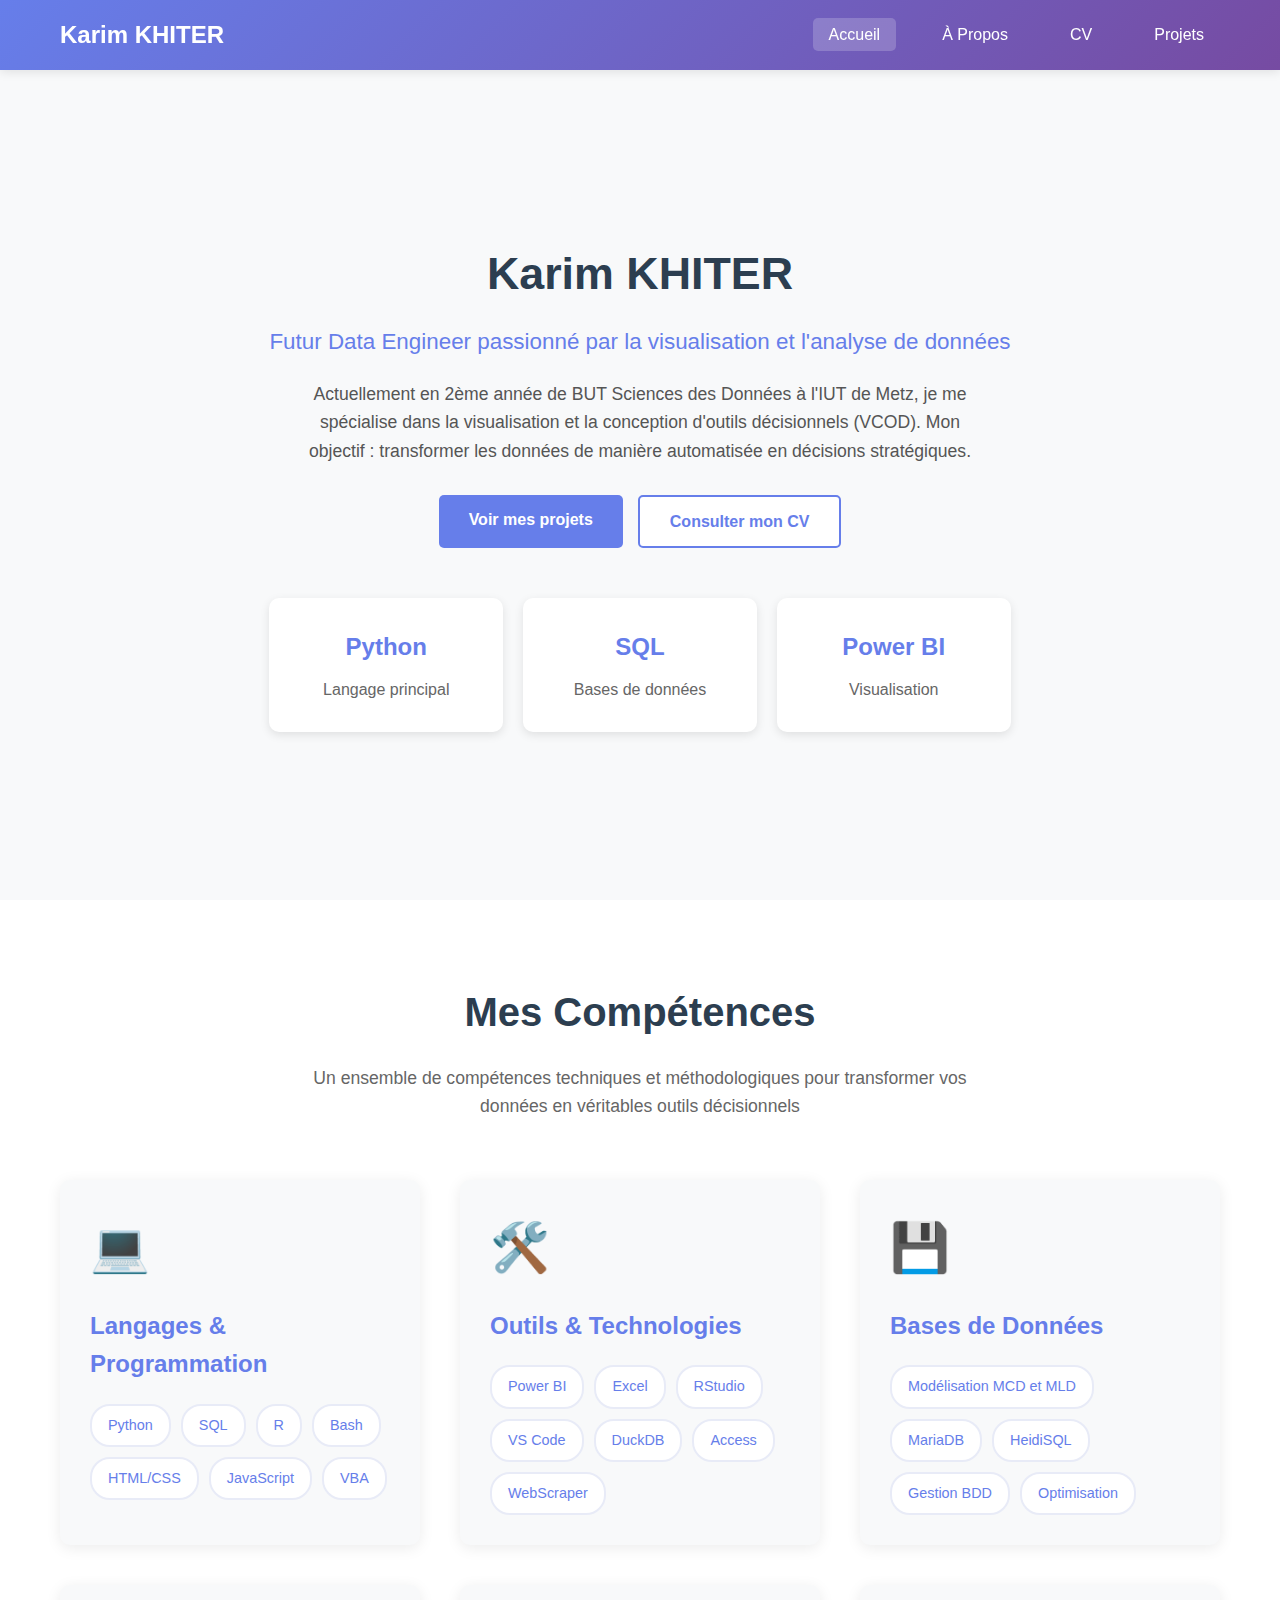
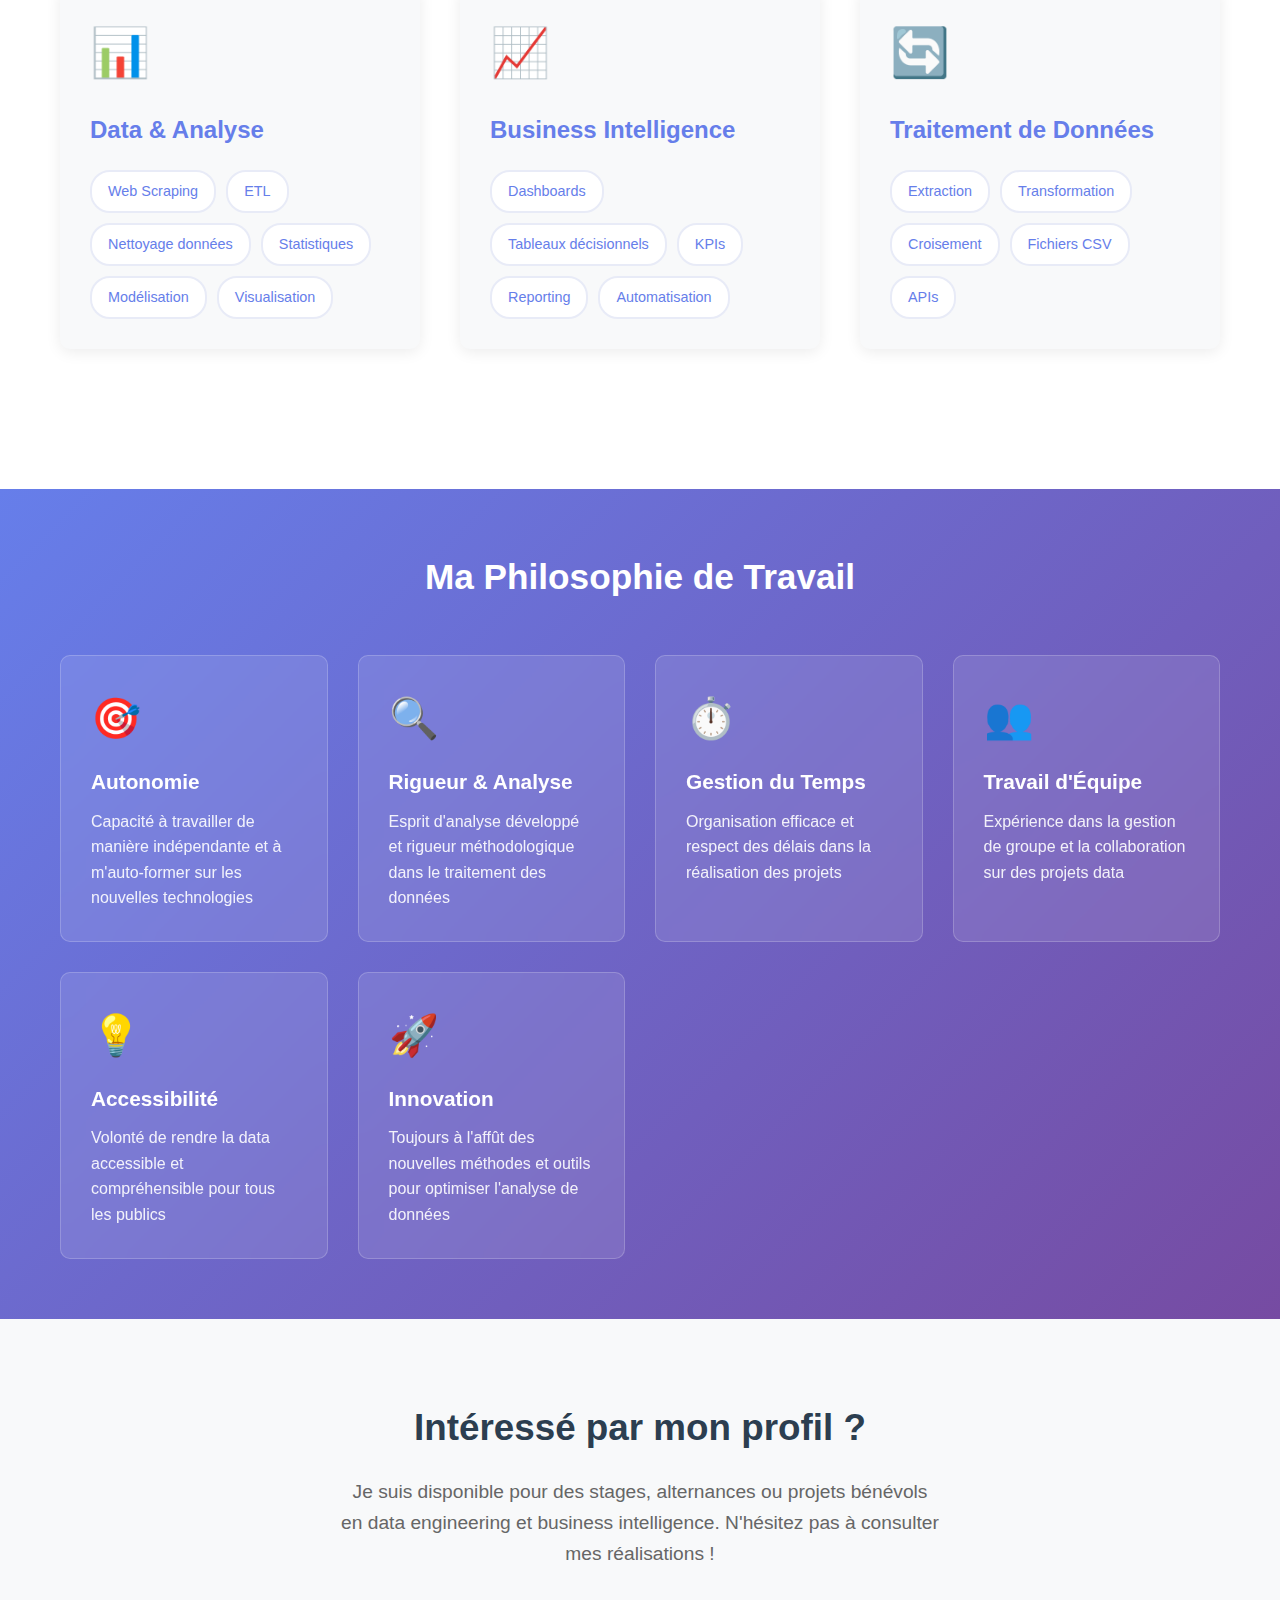
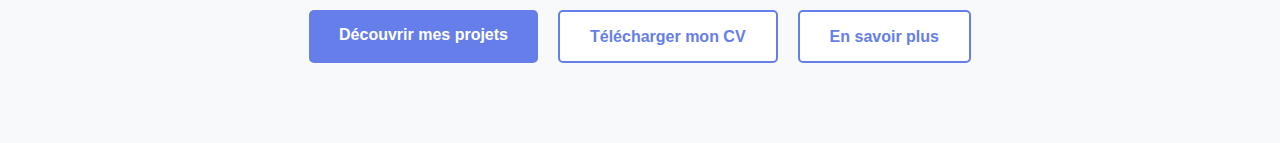
<file: index.html>
<!DOCTYPE html>
<html lang="fr">
<head>
    <meta charset="UTF-8">
    <meta name="viewport" content="width=device-width, initial-scale=1.0">
    <title>Portfolio de Karim KHITER - Étudiant en Data Science</title>
    <link rel="stylesheet" href="styles/style.css">
</head>
<body>
    <nav class="navbar">
        <div class="nav-container">
            <div class="logo">Karim KHITER</div>
            
            <button class="burger-menu" aria-label="Menu">
                <span class="burger-line"></span>
                <span class="burger-line"></span>
                <span class="burger-line"></span>
            </button>
            
            <ul class="nav-links">
                <li><a href="index.html" class="active">Accueil</a></li>
                <li><a href="test.html">À Propos</a></li>
                <li><a href="pages/cv.html">CV</a></li>
                <li><a href="pages/projets.html">Projets</a></li>
            </ul>
        </div>
    </nav>

    <section class="hero">
        <div class="container">
            <div class="hero-content">
                <h1>Karim KHITER</h1>
                <p class="hero-subtitle">Futur Data Engineer passionné par la visualisation et l'analyse de données</p>
                <p class="hero-description">
                    Actuellement en 2ème année de BUT Sciences des Données à l'IUT de Metz, 
                    je me spécialise dans la visualisation et la conception d'outils décisionnels (VCOD).
                    Mon objectif : transformer les données de manière automatisée en décisions stratégiques.
                </p>
                <div class="hero-buttons">
                    <a href="pages/projets.html" class="btn btn-primary">Voir mes projets</a>
                    <a href="pages/cv.html" class="btn btn-secondary">Consulter mon CV</a>
                </div>
            </div>
            <div class="hero-stats">
                <div class="stat-card">
                    <h3>Python</h3>
                    <p>Langage principal</p>
                </div>
                <div class="stat-card">
                    <h3>SQL</h3>
                    <p>Bases de données</p>
                </div>
                <div class="stat-card">
                    <h3>Power BI</h3>
                    <p>Visualisation</p>
                </div>
            </div>
        </div>
    </section>

    <!-- Section Compétences -->
    <section class="skills-section">
        <div class="container">
            <h2>Mes Compétences</h2>
            <p class="skills-intro">
                Un ensemble de compétences techniques et méthodologiques pour transformer 
                vos données en véritables outils décisionnels
            </p>

            <div class="skills-categories">
                <div class="skill-category">
                    <div class="skill-category-icon">💻</div>
                    <h3>Langages & Programmation</h3>
                    <div class="skill-items">
                        <span class="skill-badge">Python</span>
                        <span class="skill-badge">SQL</span>
                        <span class="skill-badge">R</span>
                        <span class="skill-badge">Bash</span>
                        <span class="skill-badge">HTML/CSS</span>
                        <span class="skill-badge">JavaScript</span>
                        <span class="skill-badge">VBA</span>
                    </div>
                </div>

                <div class="skill-category">
                    <div class="skill-category-icon">🛠️</div>
                    <h3>Outils & Technologies</h3>
                    <div class="skill-items">
                        <span class="skill-badge">Power BI</span>
                        <span class="skill-badge">Excel</span>
                        <span class="skill-badge">RStudio</span>
                        <span class="skill-badge">VS Code</span>
                        <span class="skill-badge">DuckDB</span>
                        <span class="skill-badge">Access</span>
                        <span class="skill-badge">WebScraper</span>
                    </div>
                </div>

                <div class="skill-category">
                    <div class="skill-category-icon">💾</div>
                    <h3>Bases de Données</h3>
                    <div class="skill-items">
                        <span class="skill-badge">Modélisation MCD et MLD</span>
                        <span class="skill-badge">MariaDB</span>
                        <span class="skill-badge">HeidiSQL</span>
                        <span class="skill-badge">Gestion BDD</span>
                        <span class="skill-badge">Optimisation</span>
                    </div>
                </div>

                <div class="skill-category">
                    <div class="skill-category-icon">📊</div>
                    <h3>Data & Analyse</h3>
                    <div class="skill-items">
                        <span class="skill-badge">Web Scraping</span>
                        <span class="skill-badge">ETL</span>
                        <span class="skill-badge">Nettoyage données</span>
                        <span class="skill-badge">Statistiques</span>
                        <span class="skill-badge">Modélisation</span>
                        <span class="skill-badge">Visualisation</span>
                    </div>
                </div>

                <div class="skill-category">
                    <div class="skill-category-icon">📈</div>
                    <h3>Business Intelligence</h3>
                    <div class="skill-items">
                        <span class="skill-badge">Dashboards</span>
                        <span class="skill-badge">Tableaux décisionnels</span>
                        <span class="skill-badge">KPIs</span>
                        <span class="skill-badge">Reporting</span>
                        <span class="skill-badge">Automatisation</span>
                    </div>
                </div>

                <div class="skill-category">
                    <div class="skill-category-icon">🔄</div>
                    <h3>Traitement de Données</h3>
                    <div class="skill-items">
                        <span class="skill-badge">Extraction</span>
                        <span class="skill-badge">Transformation</span>
                        <span class="skill-badge">Croisement</span>
                        <span class="skill-badge">Fichiers CSV</span>
                        <span class="skill-badge">APIs</span>
                    </div>
                </div>
            </div>
        </div>
    </section>

    <!-- Section Valeurs / Savoir-être -->
    <section class="values-section">
        <div class="container">
            <h2>Ma Philosophie de Travail</h2>
            <div class="values-grid">
                <div class="value-card">
                    <div class="value-icon">🎯</div>
                    <h3>Autonomie</h3>
                    <p>Capacité à travailler de manière indépendante et à m'auto-former sur les nouvelles technologies</p>
                </div>

                <div class="value-card">
                    <div class="value-icon">🔍</div>
                    <h3>Rigueur & Analyse</h3>
                    <p>Esprit d'analyse développé et rigueur méthodologique dans le traitement des données</p>
                </div>

                <div class="value-card">
                    <div class="value-icon">⏱️</div>
                    <h3>Gestion du Temps</h3>
                    <p>Organisation efficace et respect des délais dans la réalisation des projets</p>
                </div>

                <div class="value-card">
                    <div class="value-icon">👥</div>
                    <h3>Travail d'Équipe</h3>
                    <p>Expérience dans la gestion de groupe et la collaboration sur des projets data</p>
                </div>

                <div class="value-card">
                    <div class="value-icon">💡</div>
                    <h3>Accessibilité</h3>
                    <p>Volonté de rendre la data accessible et compréhensible pour tous les publics</p>
                </div>

                <div class="value-card">
                    <div class="value-icon">🚀</div>
                    <h3>Innovation</h3>
                    <p>Toujours à l'affût des nouvelles méthodes et outils pour optimiser l'analyse de données</p>
                </div>
            </div>
        </div>
    </section>

    <!-- Section Call to Action -->
    <section class="cta-section">
        <div class="container">
            <h2>Intéressé par mon profil ?</h2>
            <p>
                Je suis disponible pour des stages, alternances ou projets bénévols en data engineering 
                et business intelligence. N'hésitez pas à consulter mes réalisations !
            </p>
            <div class="cta-buttons">
                <a href="pages/projets.html" class="btn btn-primary">Découvrir mes projets</a>
                <a href="pages/cv.html" class="btn btn-secondary">Télécharger mon CV</a>
                <a href="pages/about.html" class="btn btn-secondary">En savoir plus</a>
            </div>
        </div>
    </section>

    <script src="scripts/main.js"></script>
</body>

</html>
</file>
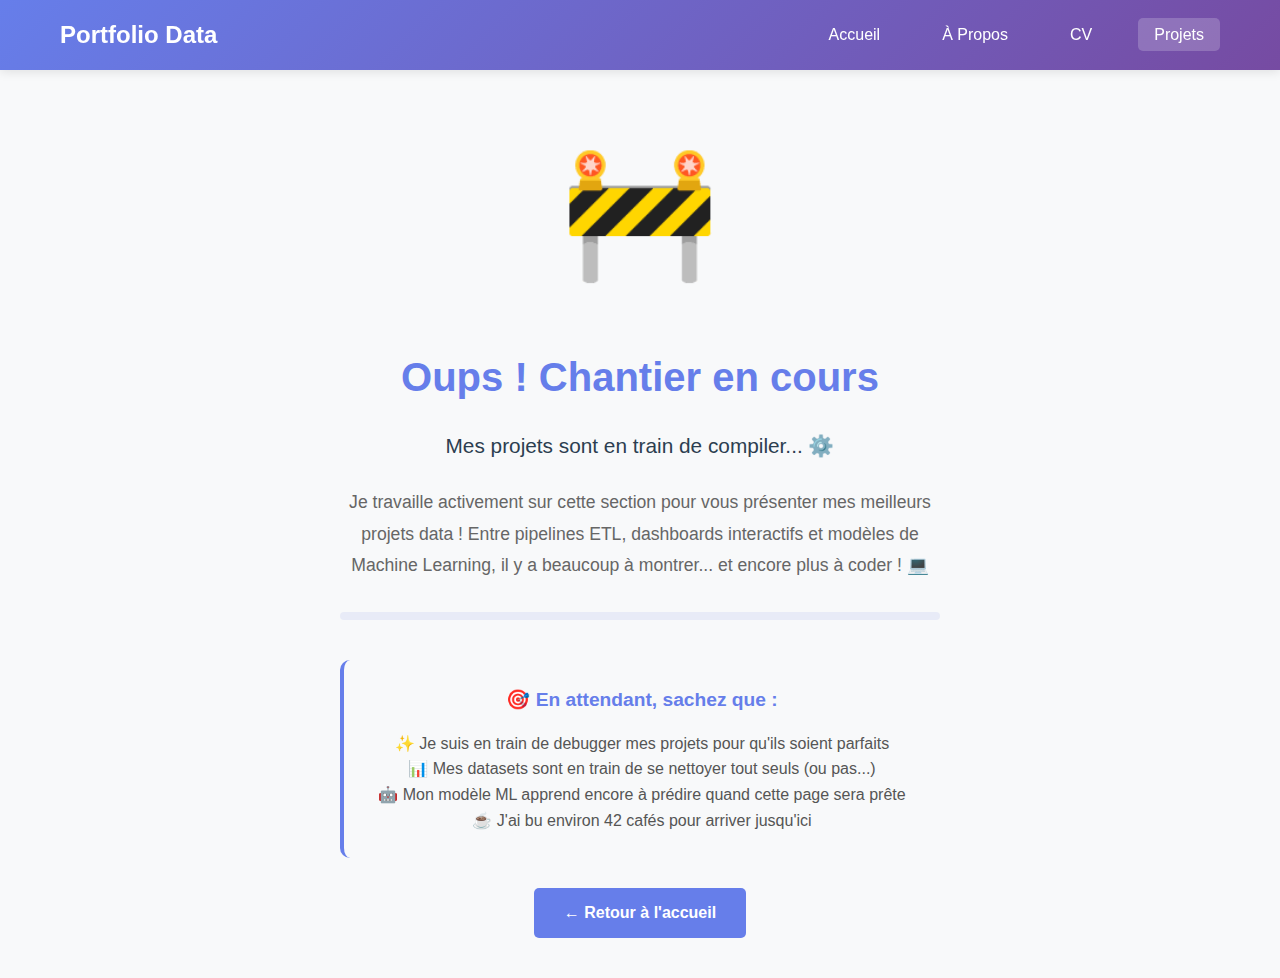
<file: projets.html>
<!DOCTYPE html>
<html lang="fr">
<head>
    <meta charset="UTF-8">
    <meta name="viewport" content="width=device-width, initial-scale=1.0">
    <title>Projets - Portfolio</title>
    <link rel="stylesheet" href="../styles/style.css">
    <style>
        .construction-container {
            min-height: calc(100vh - 70px);
            display: flex;
            align-items: center;
            justify-content: center;
            padding: 40px 20px;
            text-align: center;
        }

        .construction-content {
            max-width: 600px;
        }

        .construction-icon {
            font-size: 8rem;
            margin-bottom: 30px;
            animation: float 3s ease-in-out infinite;
        }

        @keyframes float {
            0%, 100% {
                transform: translateY(0px);
            }
            50% {
                transform: translateY(-20px);
            }
        }

        .construction-title {
            font-size: 2.5rem;
            color: #667eea;
            margin-bottom: 20px;
            font-weight: 700;
        }

        .construction-subtitle {
            font-size: 1.3rem;
            color: #2c3e50;
            margin-bottom: 25px;
            font-weight: 500;
        }

        .construction-text {
            font-size: 1.1rem;
            color: #666;
            line-height: 1.8;
            margin-bottom: 30px;
        }

        .loading-bar {
            width: 100%;
            height: 8px;
            background: #e8ebf7;
            border-radius: 10px;
            overflow: hidden;
            margin: 30px 0;
        }

        .loading-progress {
            height: 100%;
            background: linear-gradient(90deg, #667eea, #764ba2);
            width: 0%;
            animation: loading 2s ease-in-out infinite;
            border-radius: 10px;
        }

        @keyframes loading {
            0% {
                width: 0%;
            }
            50% {
                width: 70%;
            }
            100% {
                width: 0%;
            }
        }

        .fun-facts {
            margin-top: 40px;
            padding: 25px;
            background: #f8f9fa;
            border-radius: 10px;
            border-left: 4px solid #667eea;
        }

        .fun-facts h3 {
            color: #667eea;
            margin-bottom: 15px;
            font-size: 1.2rem;
        }

        .fun-facts p {
            color: #555;
            font-size: 1rem;
            line-height: 1.6;
        }

        .back-button {
            display: inline-block;
            margin-top: 30px;
            padding: 12px 30px;
            background: #667eea;
            color: white;
            text-decoration: none;
            border-radius: 5px;
            font-weight: 600;
            transition: all 0.3s;
        }

        .back-button:hover {
            background: #5568d3;
            transform: translateY(-2px);
        }

        .emoji-rotate {
            display: inline-block;
            animation: rotate 4s linear infinite;
        }

        @keyframes rotate {
            from {
                transform: rotate(0deg);
            }
            to {
                transform: rotate(360deg);
            }
        }

        @media (max-width: 768px) {
            .construction-icon {
                font-size: 5rem;
            }

            .construction-title {
                font-size: 2rem;
            }

            .construction-subtitle {
                font-size: 1.1rem;
            }

            .construction-text {
                font-size: 1rem;
            }
        }
    </style>
</head>
<body>
    <nav class="navbar">
        <div class="nav-container">
            <div class="logo">Portfolio Data</div>
            
            <button class="burger-menu" aria-label="Menu">
                <span class="burger-line"></span>
                <span class="burger-line"></span>
                <span class="burger-line"></span>
            </button>
            
            <ul class="nav-links">
                <li><a href="../index.html">Accueil</a></li>
                <li><a href="about.html">À Propos</a></li>
                <li><a href="cv.html">CV</a></li>
                <li><a href="projets.html" class="active">Projets</a></li>
            </ul>
        </div>
    </nav>

    <section class="construction-container">
        <div class="construction-content">
            <div class="construction-icon">
                🚧
            </div>
            
            <h1 class="construction-title">
                Oups ! Chantier en cours
            </h1>
            
            <h2 class="construction-subtitle">
                Mes projets sont en train de compiler... <span class="emoji-rotate">⚙️</span>
            </h2>
            
            <p class="construction-text">
                Je travaille activement sur cette section pour vous présenter mes meilleurs projets data ! 
                Entre pipelines ETL, dashboards interactifs et modèles de Machine Learning, 
                il y a beaucoup à montrer... et encore plus à coder ! 💻
            </p>

            <div class="loading-bar">
                <div class="loading-progress"></div>
            </div>

            <div class="fun-facts">
                <h3>🎯 En attendant, sachez que :</h3>
                <p>
                    ✨ Je suis en train de debugger mes projets pour qu'ils soient parfaits<br>
                    📊 Mes datasets sont en train de se nettoyer tout seuls (ou pas...)<br>
                    🤖 Mon modèle ML apprend encore à prédire quand cette page sera prête<br>
                    ☕ J'ai bu environ 42 cafés pour arriver jusqu'ici
                </p>
            </div>

            <a href="../index.html" class="back-button">← Retour à l'accueil</a>
        </div>
    </section>

    <script src="../scripts/main.js"></script>
</body>
</html>
</file>
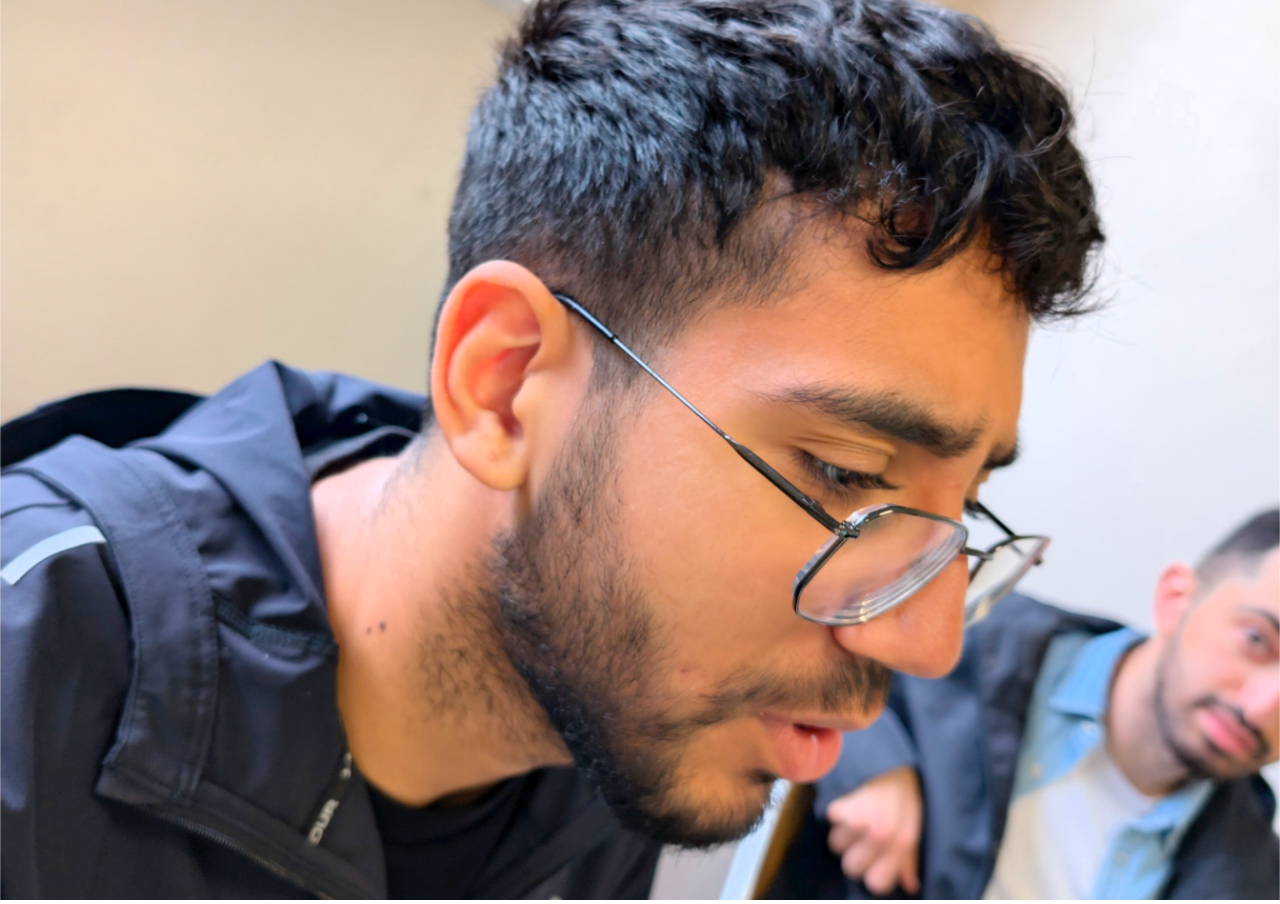
<file: test.html>
<!DOCTYPE html>
<html lang="fr">
<head>
    <meta charset="UTF-8">
    <meta name="viewport" content="width=device-width, initial-scale=1.0">
    <title>Image pleine page</title>
    <style>
        * {
            margin: 0;
            padding: 0;
            box-sizing: border-box;
        }
        
        body, html {
            width: 100%;
            height: 100%;
            overflow: hidden;
        }
        
        img {
            width: 100%;
            height: 100%;
            object-fit: cover;
        }
    </style>
</head>
<body>
    <img src="/img/Screenshot_20251121-094354.png" alt="Image pleine page">
</body>
</html>
</file>
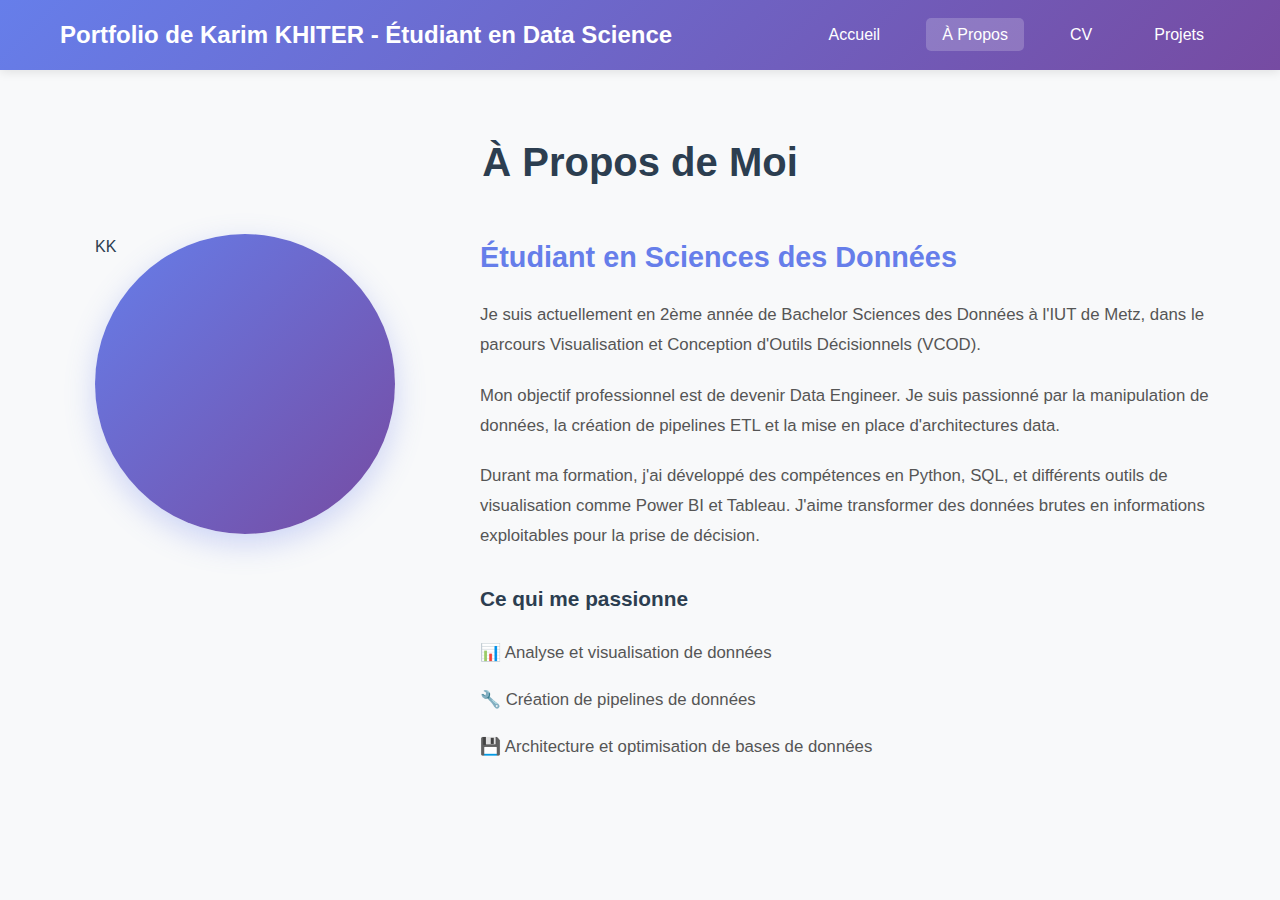
<file: pages/about.html>
<!DOCTYPE html>
<html lang="fr">
<head>
    <meta charset="UTF-8">
    <meta name="viewport" content="width=device-width, initial-scale=1.0">
    <title>À Propos - Portfolio</title>
    <link rel="stylesheet" href="../styles/style.css">
</head>
<body>
<nav class="navbar">
    <div class="nav-container">
        <div class="logo">Portfolio de Karim KHITER - Étudiant en Data Science</div>
        
        <button class="burger-menu" aria-label="Menu">
            <span class="burger-line"></span>
            <span class="burger-line"></span>
            <span class="burger-line"></span>
        </button>
        
        <ul class="nav-links">
            <li><a href="../index.html">Accueil</a></li>
            <li><a href="about.html" class="active">À Propos</a></li>
            <li><a href="cv.html">CV</a></li>
            <li><a href="projets.html">Projets</a></li>
        </ul>
    </div>
</nav>

    <section class="about-section">
        <div class="container">
            <h1>À Propos de Moi</h1>
            
            <div class="about-grid">
                <div class="about-image">
                    <!-- Conteneur pour l'image de profil -->
                    <!-- Pour ajouter votre photo, remplacez le contenu ci-dessous par : -->
                    <!-- <div class="profile-image-container">
                        <img src="../images/votre-photo.jpg" alt="Photo de Karim KHITER">
                    </div> -->
                    
                    <!-- Placeholder temporaire avec initiales (à supprimer quand vous ajoutez votre photo) -->
                    <div class="profile-placeholder">KK</div>
                </div>
                
                <div class="about-text">
                    <h2>Étudiant en Sciences des Données</h2>
                    <p>
                        Je suis actuellement en 2ème année de Bachelor Sciences des Données à l'IUT de Metz, 
                        dans le parcours Visualisation et Conception d'Outils Décisionnels (VCOD).
                    </p>
                    <p>
                        Mon objectif professionnel est de devenir Data Engineer. Je suis passionné par 
                        la manipulation de données, la création de pipelines ETL et la mise en place 
                        d'architectures data.
                    </p>
                    <p>
                        Durant ma formation, j'ai développé des compétences en Python, SQL, et différents 
                        outils de visualisation comme Power BI et Tableau. J'aime transformer des données 
                        brutes en informations exploitables pour la prise de décision.
                    </p>
                    
                    <h3>Ce qui me passionne</h3>
                    <ul class="passion-list">
                        <li>📊 Analyse et visualisation de données</li>
                        <li>🔧 Création de pipelines de données</li>
                        <li>💾 Architecture et optimisation de bases de données</li>
                    </ul>
                </div>
            </div>
        </div>
    </section>

    <script src="../scripts/main.js"></script>
</body>

</html>
</file>
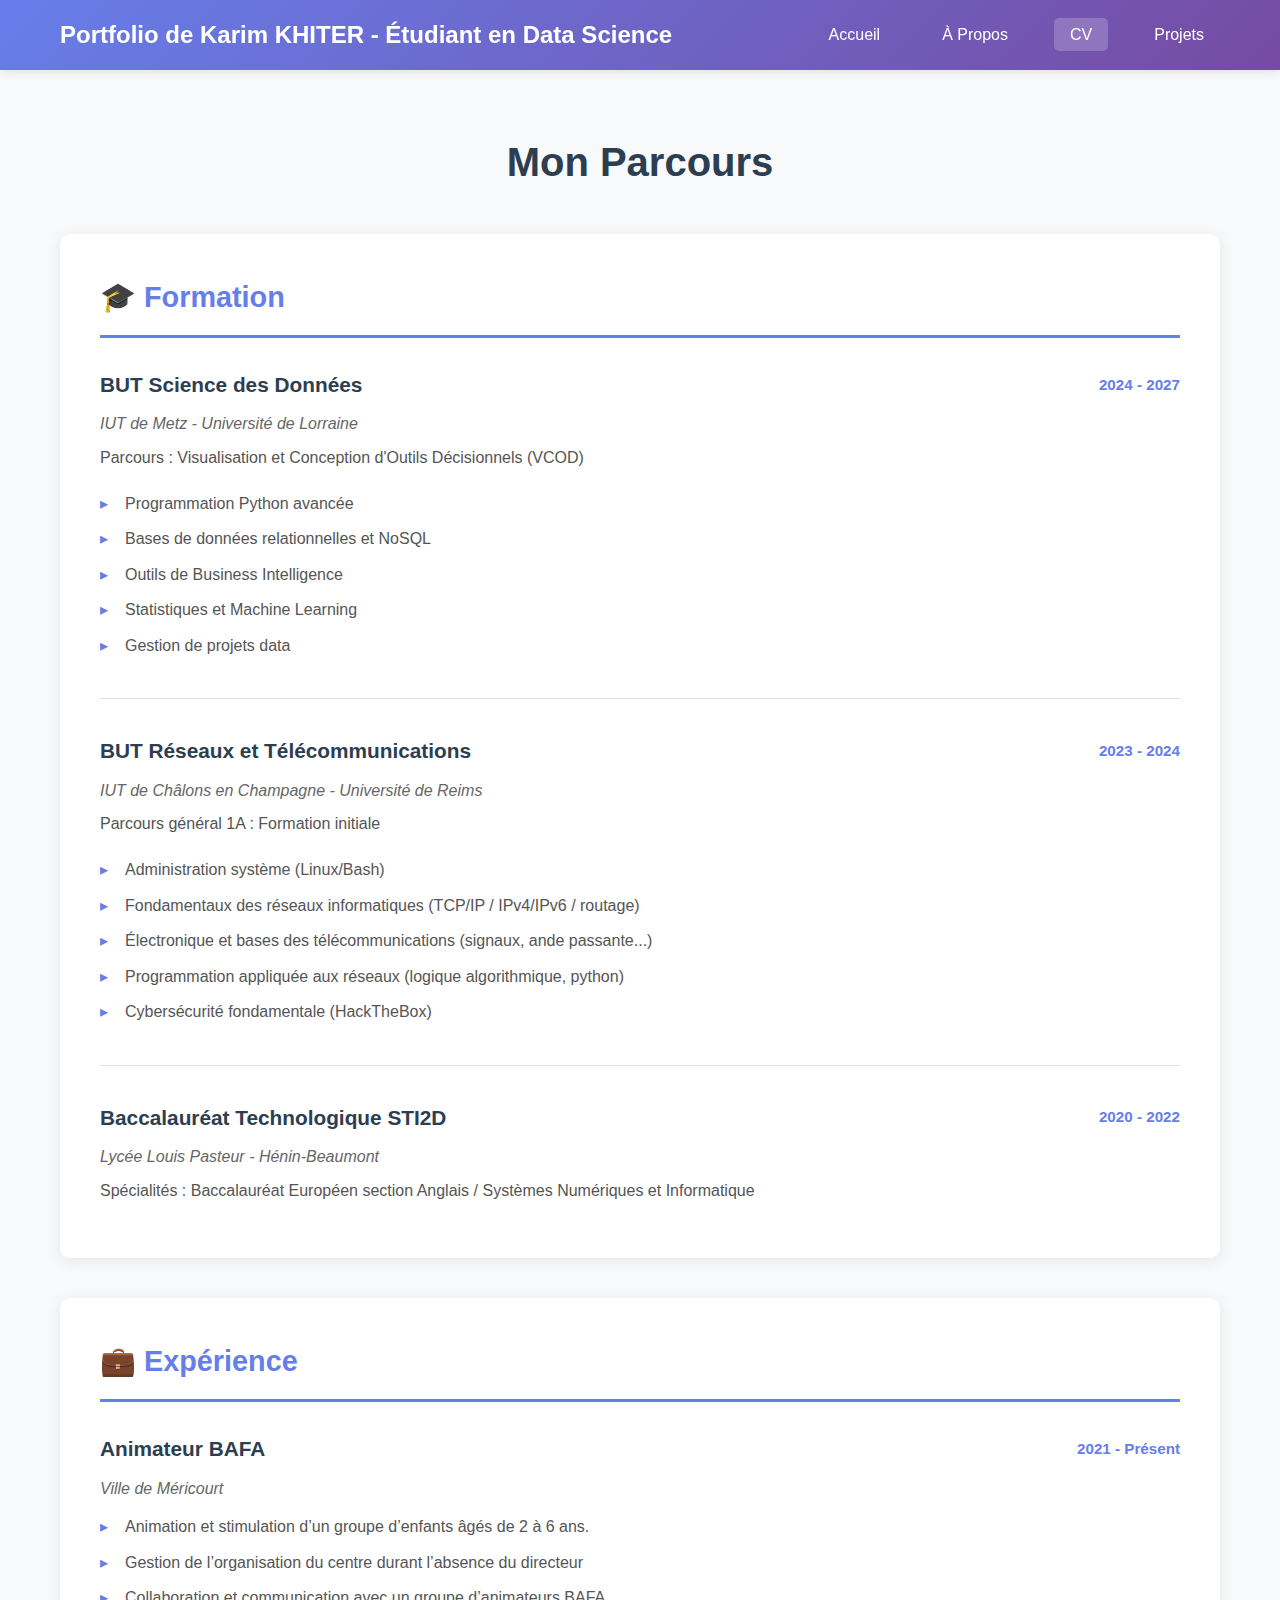
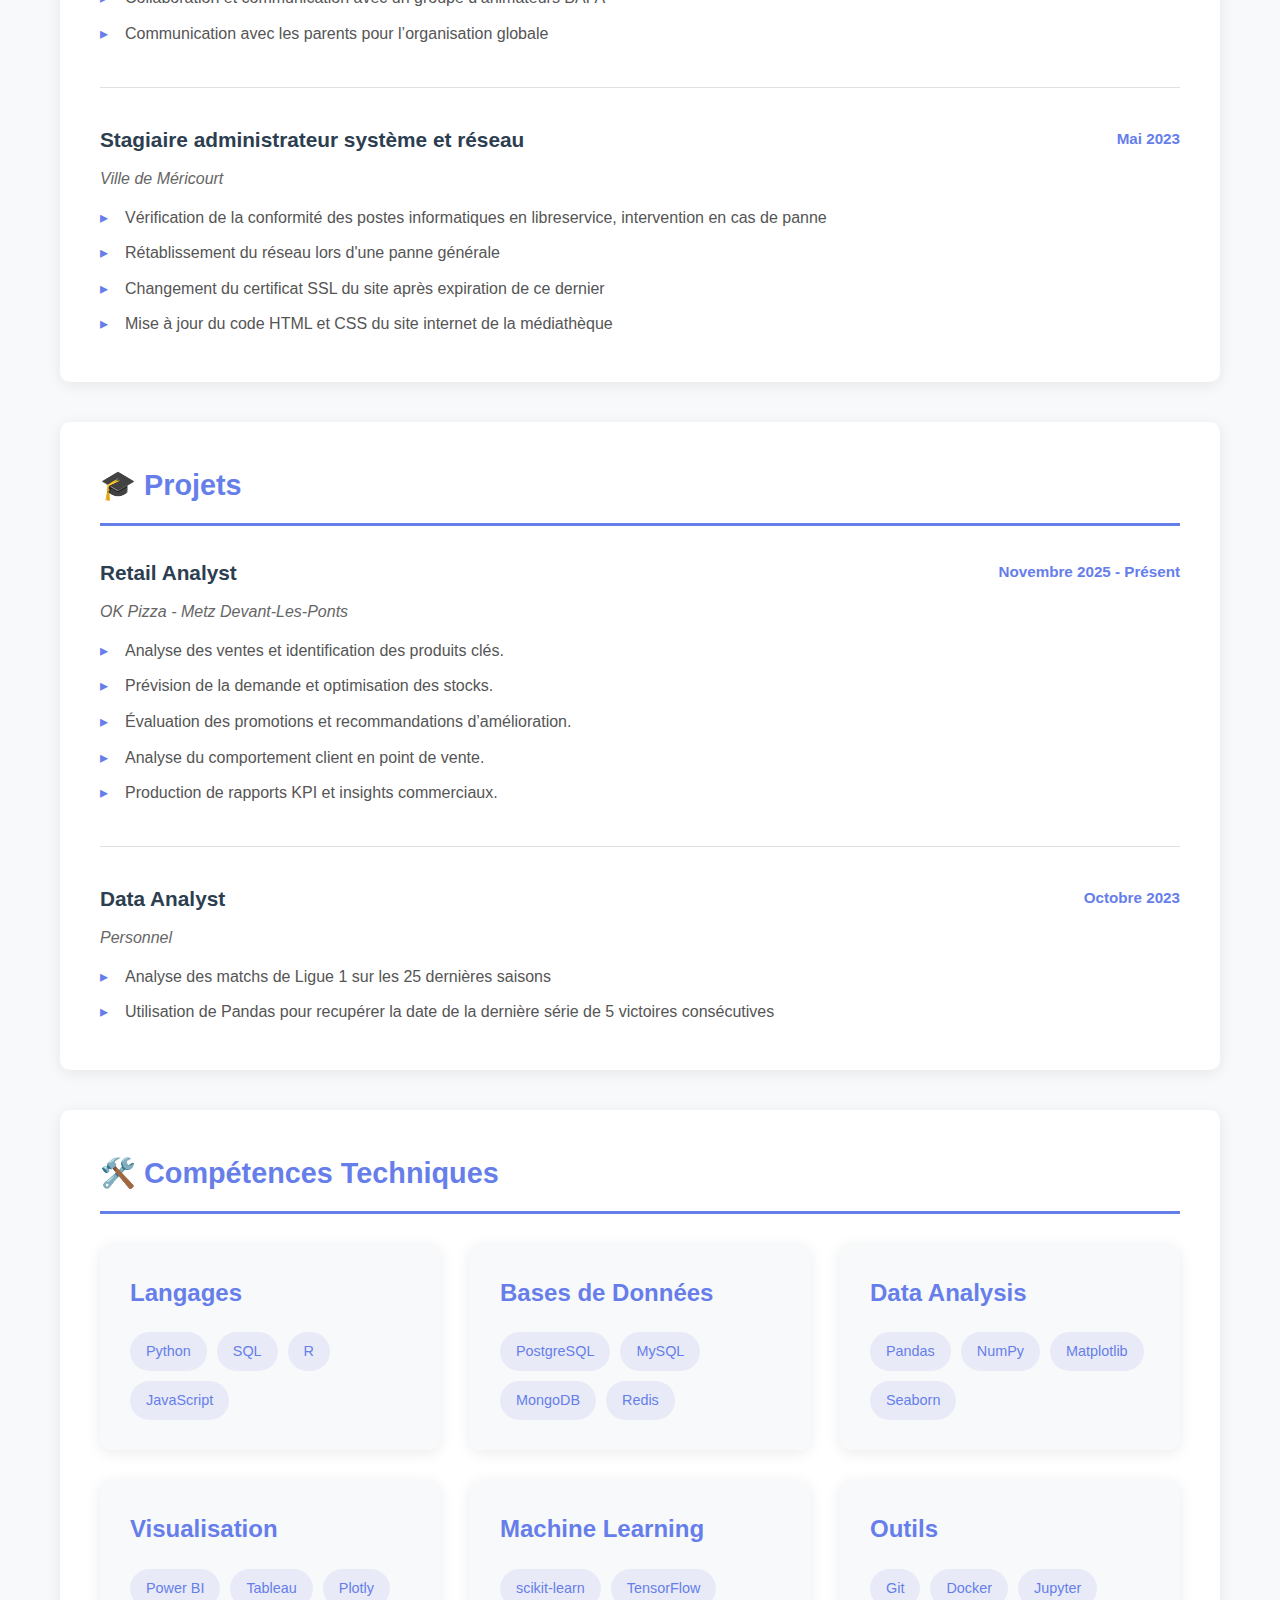
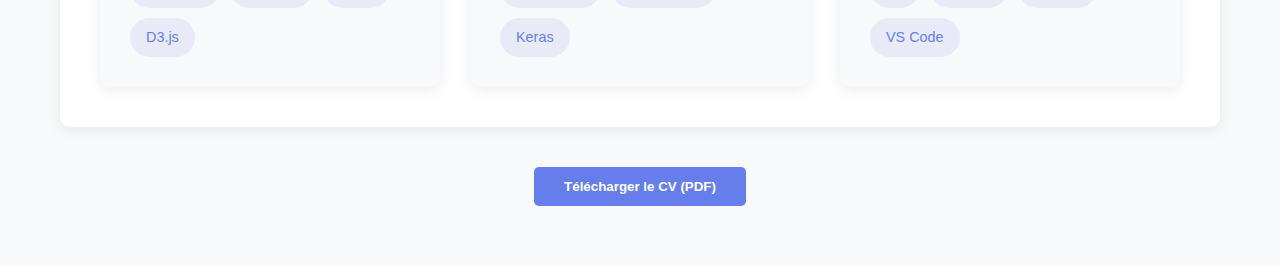
<file: pages/cv.html>
<!DOCTYPE html>
<html lang="fr">
<head>
    <meta charset="UTF-8">
    <meta name="viewport" content="width=device-width, initial-scale=1.0">
    <title>CV - Portfolio</title>
    <link rel="stylesheet" href="../styles/style.css">
</head>
<body>
    <nav class="navbar">
        <div class="nav-container">
            <div class="logo">Portfolio de Karim KHITER - Étudiant en Data Science</div>
            
            <button class="burger-menu" aria-label="Menu">
                <span class="burger-line"></span>
                <span class="burger-line"></span>
                <span class="burger-line"></span>
            </button>
            
            <ul class="nav-links">
                <li><a href="../index.html">Accueil</a></li>
                <li><a href="about.html">À Propos</a></li>
                <li><a href="cv.html" class="active">CV</a></li>
                <li><a href="projets.html">Projets</a></li>
            </ul>
        </div>
    </nav>

    <section class="cv-section">
        <div class="container">
            <h1>Mon Parcours</h1>
            
            <div class="cv-block">
                <h2>🎓 Formation</h2>
                
                <div class="cv-item">
                    <div class="cv-header">
                        <h3>BUT Science des Données</h3>
                        <span class="cv-date">2024 - 2027</span>
                    </div>
                    <p class="cv-location">IUT de Metz - Université de Lorraine</p>
                    <p class="cv-details">
                        Parcours : Visualisation et Conception d'Outils Décisionnels (VCOD)
                    </p>
                    <ul class="cv-list">
                        <li>Programmation Python avancée</li>
                        <li>Bases de données relationnelles et NoSQL</li>
                        <li>Outils de Business Intelligence</li>
                        <li>Statistiques et Machine Learning</li>
                        <li>Gestion de projets data</li>
                    </ul>
                </div>

                <div class="cv-item">
                    <div class="cv-header">
                        <h3>BUT Réseaux et Télécommunications</h3>
                        <span class="cv-date">2023 - 2024</span>
                    </div>
                    <p class="cv-location">IUT de Châlons en Champagne - Université de Reims</p>
                    <p class="cv-details">
                        Parcours général 1A : Formation initiale
                    </p>
                    <ul class="cv-list">
                        <li>Administration système (Linux/Bash)</li>
                        <li>Fondamentaux des réseaux informatiques (TCP/IP / IPv4/IPv6 / routage)</li>
                        <li>Électronique et bases des télécommunications (signaux, ande passante...)</li>
                        <li>Programmation appliquée aux réseaux (logique algorithmique, python)</li>
                        <li>Cybersécurité fondamentale (HackTheBox)</li>
                    </ul>
                </div>

                <div class="cv-item">
                    <div class="cv-header">
                        <h3>Baccalauréat Technologique STI2D</h3>
                        <span class="cv-date">2020 - 2022</span>
                    </div>
                    <p class="cv-location">Lycée Louis Pasteur - Hénin-Beaumont</p>
                    <p class="cv-details">
                        Spécialités : Baccalauréat Européen section Anglais / Systèmes Numériques et Informatique
                    </p>
                </div>
            </div>

            <div class="cv-block">
                <h2>💼 Expérience</h2>
                
                <div class="cv-item">
                    <div class="cv-header">
                        <h3>Animateur BAFA</h3>
                        <span class="cv-date">2021 - Présent</span>
                    </div>
                    <p class="cv-location">Ville de Méricourt</p>
                    <ul class="cv-list">
                        <li>Animation et stimulation d’un groupe d’enfants âgés de 2 à 6 ans.</li>
                        <li>Gestion de l’organisation du centre durant l’absence du directeur</li>
                        <li>Collaboration et communication avec un groupe d’animateurs BAFA</li>
                        <li>Communication avec les parents pour l’organisation globale</li>
                    </ul>
                </div>

                <div class="cv-item">
                    <div class="cv-header">
                        <h3>Stagiaire administrateur système et réseau</h3>
                        <span class="cv-date">Mai 2023</span>
                    </div>
                    <p class="cv-location">Ville de Méricourt</p>
                    <ul class="cv-list">
                        <li>Vérification de la conformité des postes informatiques en libreservice, intervention en cas de panne</li>
                        <li>Rétablissement du réseau lors d'une panne générale</li>
                        <li>Changement du certificat SSL du site après expiration de ce dernier</li>
                        <li>Mise à jour du code HTML et CSS du site internet de la médiathèque</li>
                    </ul>
                </div>
            </div>

            <div class="cv-block">
                <h2>🎓 Projets</h2>
                <div class="cv-item">
                    <div class="cv-header">
                        <h3>Retail Analyst</h3>
                        <span class="cv-date">Novembre 2025 - Présent</span>
                    </div>
                    <p class="cv-location">OK Pizza - Metz Devant-Les-Ponts</p>
                    <ul class="cv-list">
                        <li>Analyse des ventes et identification des produits clés.</li>
                        <li>Prévision de la demande et optimisation des stocks.</li>
                        <li>Évaluation des promotions et recommandations d’amélioration.</li>
                        <li>Analyse du comportement client en point de vente.</li>
                        <li>Production de rapports KPI et insights commerciaux.</li>
                    </ul>
                </div>
                <div class="cv-item">
                    <div class="cv-header">
                        <h3>Data Analyst</h3>
                        <span class="cv-date">Octobre 2023</span>
                    </div>
                    <p class="cv-location">Personnel</p>
                    <ul class="cv-list">
                        <li>Analyse des matchs de Ligue 1 sur les 25 dernières saisons</li>
                        <li>Utilisation de Pandas pour recupérer la date de la dernière série de 5 victoires consécutives</li>
                    </ul>
                </div>
            </div>

            <div class="cv-block">
                <h2>🛠️ Compétences Techniques</h2>
                
                <div class="skills-grid">
                    <div class="skill-category">
                        <h3>Langages</h3>
                        <div class="skills-tags">
                            <span class="skill-tag">Python</span>
                            <span class="skill-tag">SQL</span>
                            <span class="skill-tag">R</span>
                            <span class="skill-tag">JavaScript</span>
                        </div>
                    </div>

                    <div class="skill-category">
                        <h3>Bases de Données</h3>
                        <div class="skills-tags">
                            <span class="skill-tag">PostgreSQL</span>
                            <span class="skill-tag">MySQL</span>
                            <span class="skill-tag">MongoDB</span>
                            <span class="skill-tag">Redis</span>
                        </div>
                    </div>

                    <div class="skill-category">
                        <h3>Data Analysis</h3>
                        <div class="skills-tags">
                            <span class="skill-tag">Pandas</span>
                            <span class="skill-tag">NumPy</span>
                            <span class="skill-tag">Matplotlib</span>
                            <span class="skill-tag">Seaborn</span>
                        </div>
                    </div>

                    <div class="skill-category">
                        <h3>Visualisation</h3>
                        <div class="skills-tags">
                            <span class="skill-tag">Power BI</span>
                            <span class="skill-tag">Tableau</span>
                            <span class="skill-tag">Plotly</span>
                            <span class="skill-tag">D3.js</span>
                        </div>
                    </div>

                    <div class="skill-category">
                        <h3>Machine Learning</h3>
                        <div class="skills-tags">
                            <span class="skill-tag">scikit-learn</span>
                            <span class="skill-tag">TensorFlow</span>
                            <span class="skill-tag">Keras</span>
                        </div>
                    </div>

                    <div class="skill-category">
                        <h3>Outils</h3>
                        <div class="skills-tags">
                            <span class="skill-tag">Git</span>
                            <span class="skill-tag">Docker</span>
                            <span class="skill-tag">Jupyter</span>
                            <span class="skill-tag">VS Code</span>
                        </div>
                    </div>
                </div>
            </div>

            <div class="cv-download">
                <button class="btn btn-primary">Télécharger le CV (PDF)</button>
            </div>
        </div>
    </section>

    <script src="../scripts/main.js"></script>
</body>

</html>
</file>
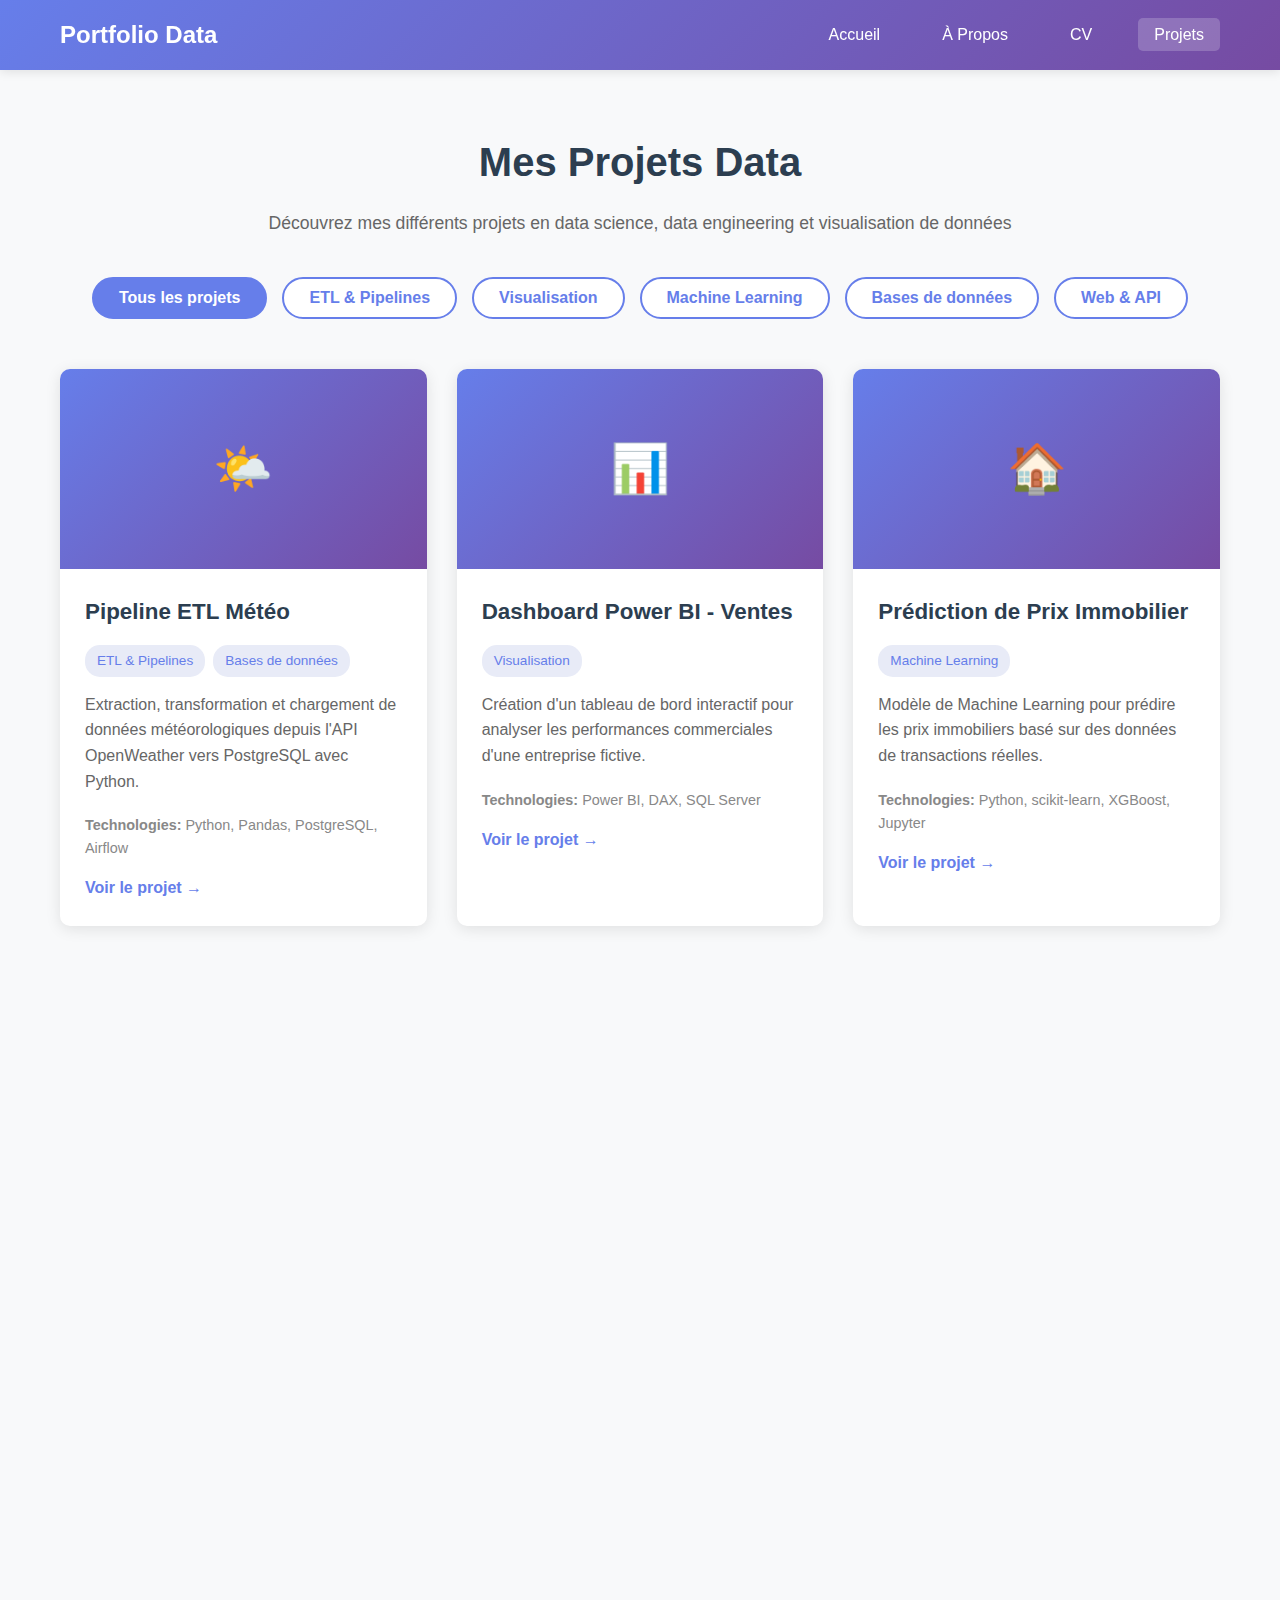
<file: pages/projets.html>
<!DOCTYPE html>
<html lang="fr">
<head>
    <meta charset="UTF-8">
    <meta name="viewport" content="width=device-width, initial-scale=1.0">
    <title>Projets - Portfolio</title>
    <link rel="stylesheet" href="../styles/style.css">
</head>
<body>
    <nav class="navbar">
        <div class="nav-container">
            <div class="logo">Portfolio Data</div>
            
            <button class="burger-menu" aria-label="Menu">
                <span class="burger-line"></span>
                <span class="burger-line"></span>
                <span class="burger-line"></span>
            </button>
            
            <ul class="nav-links">
                <li><a href="../index.html">Accueil</a></li>
                <li><a href="about.html">À Propos</a></li>
                <li><a href="cv.html">CV</a></li>
                <li><a href="projets.html" class="active">Projets</a></li>
            </ul>
        </div>
    </nav>

    <section class="projects-section">
        <div class="container">
            <h1>Mes Projets Data</h1>
            <p class="section-intro">
                Découvrez mes différents projets en data science, data engineering et visualisation de données
            </p>

            <div class="filters">
                <button class="filter-btn active" data-filter="all">Tous les projets</button>
                <button class="filter-btn" data-filter="etl">ETL & Pipelines</button>
                <button class="filter-btn" data-filter="viz">Visualisation</button>
                <button class="filter-btn" data-filter="ml">Machine Learning</button>
                <button class="filter-btn" data-filter="db">Bases de données</button>
                <button class="filter-btn" data-filter="web">Web & API</button>
            </div>

            <div class="projects-grid" id="projectsContainer">
                <!-- Les projets seront injectés ici par JavaScript -->
            </div>
        </div>
    </section>

    <script src="../scripts/main.js"></script>
</body>
</html>
</file>
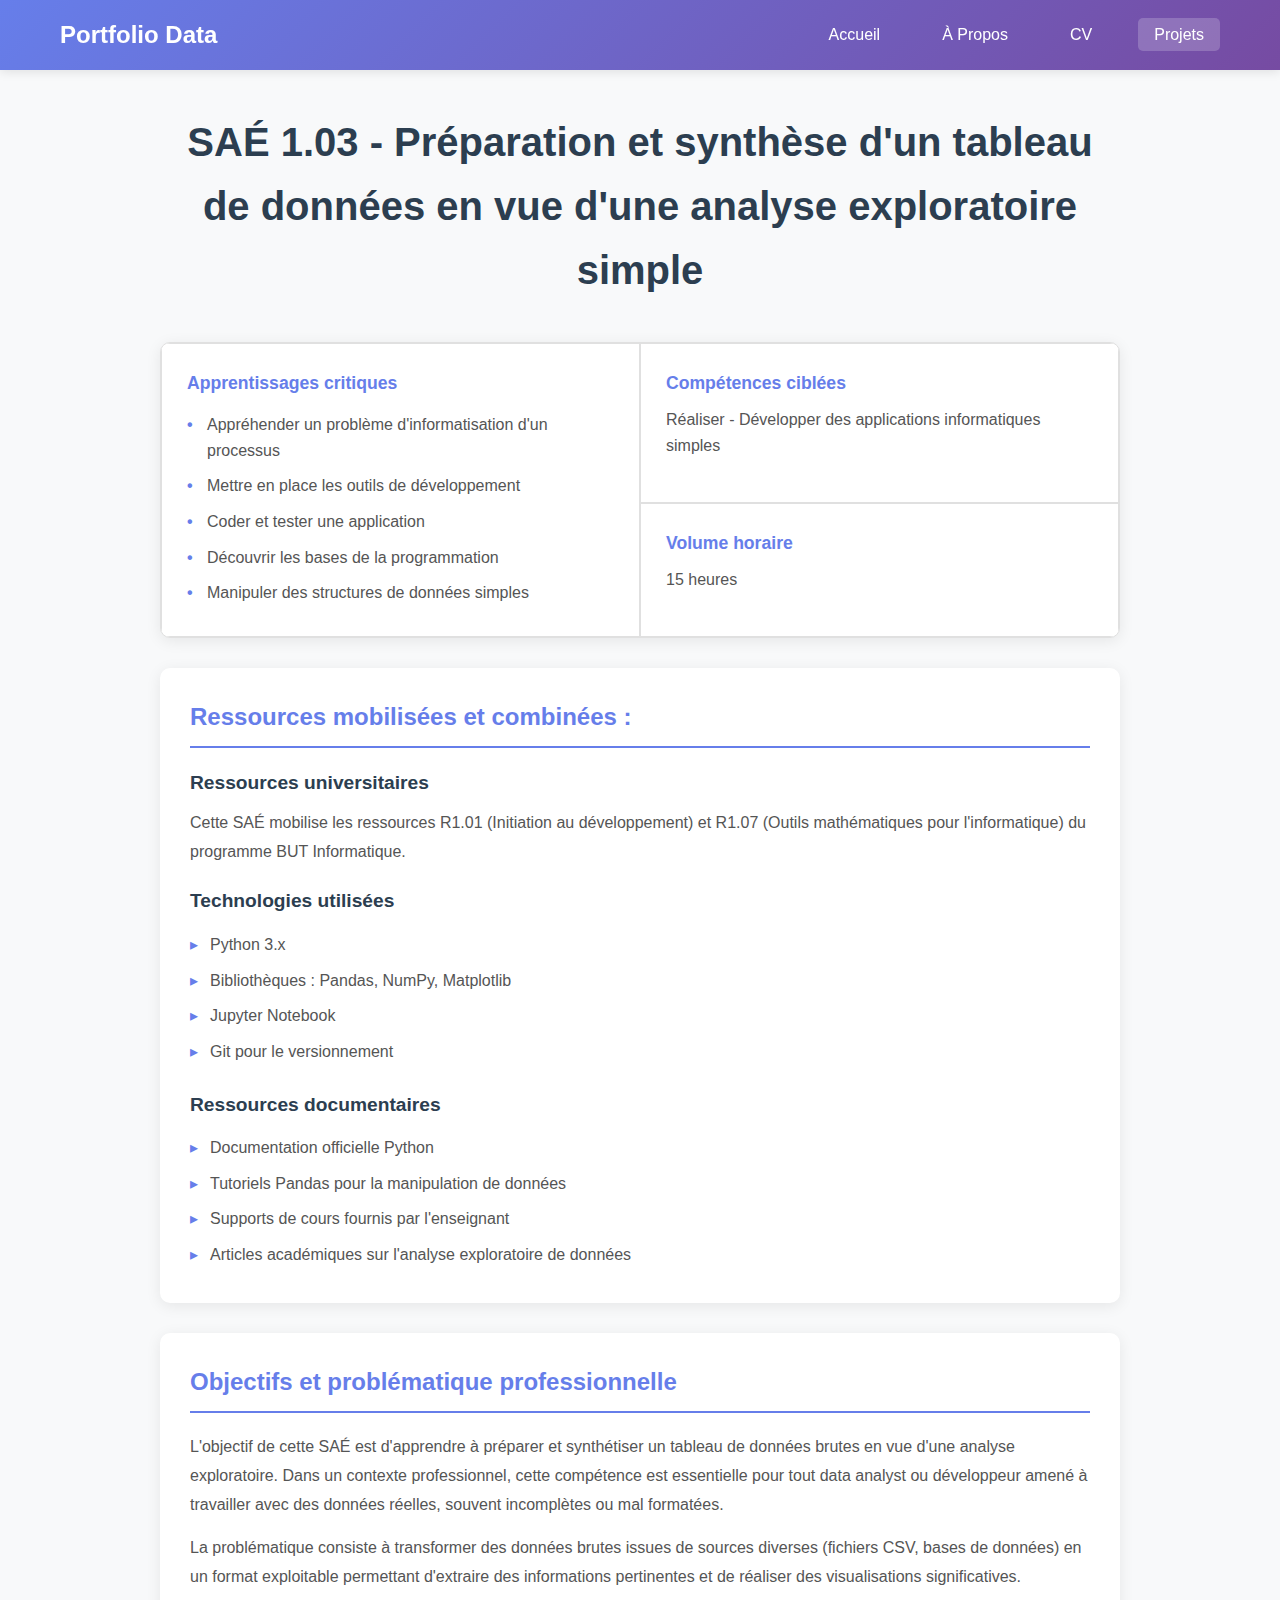
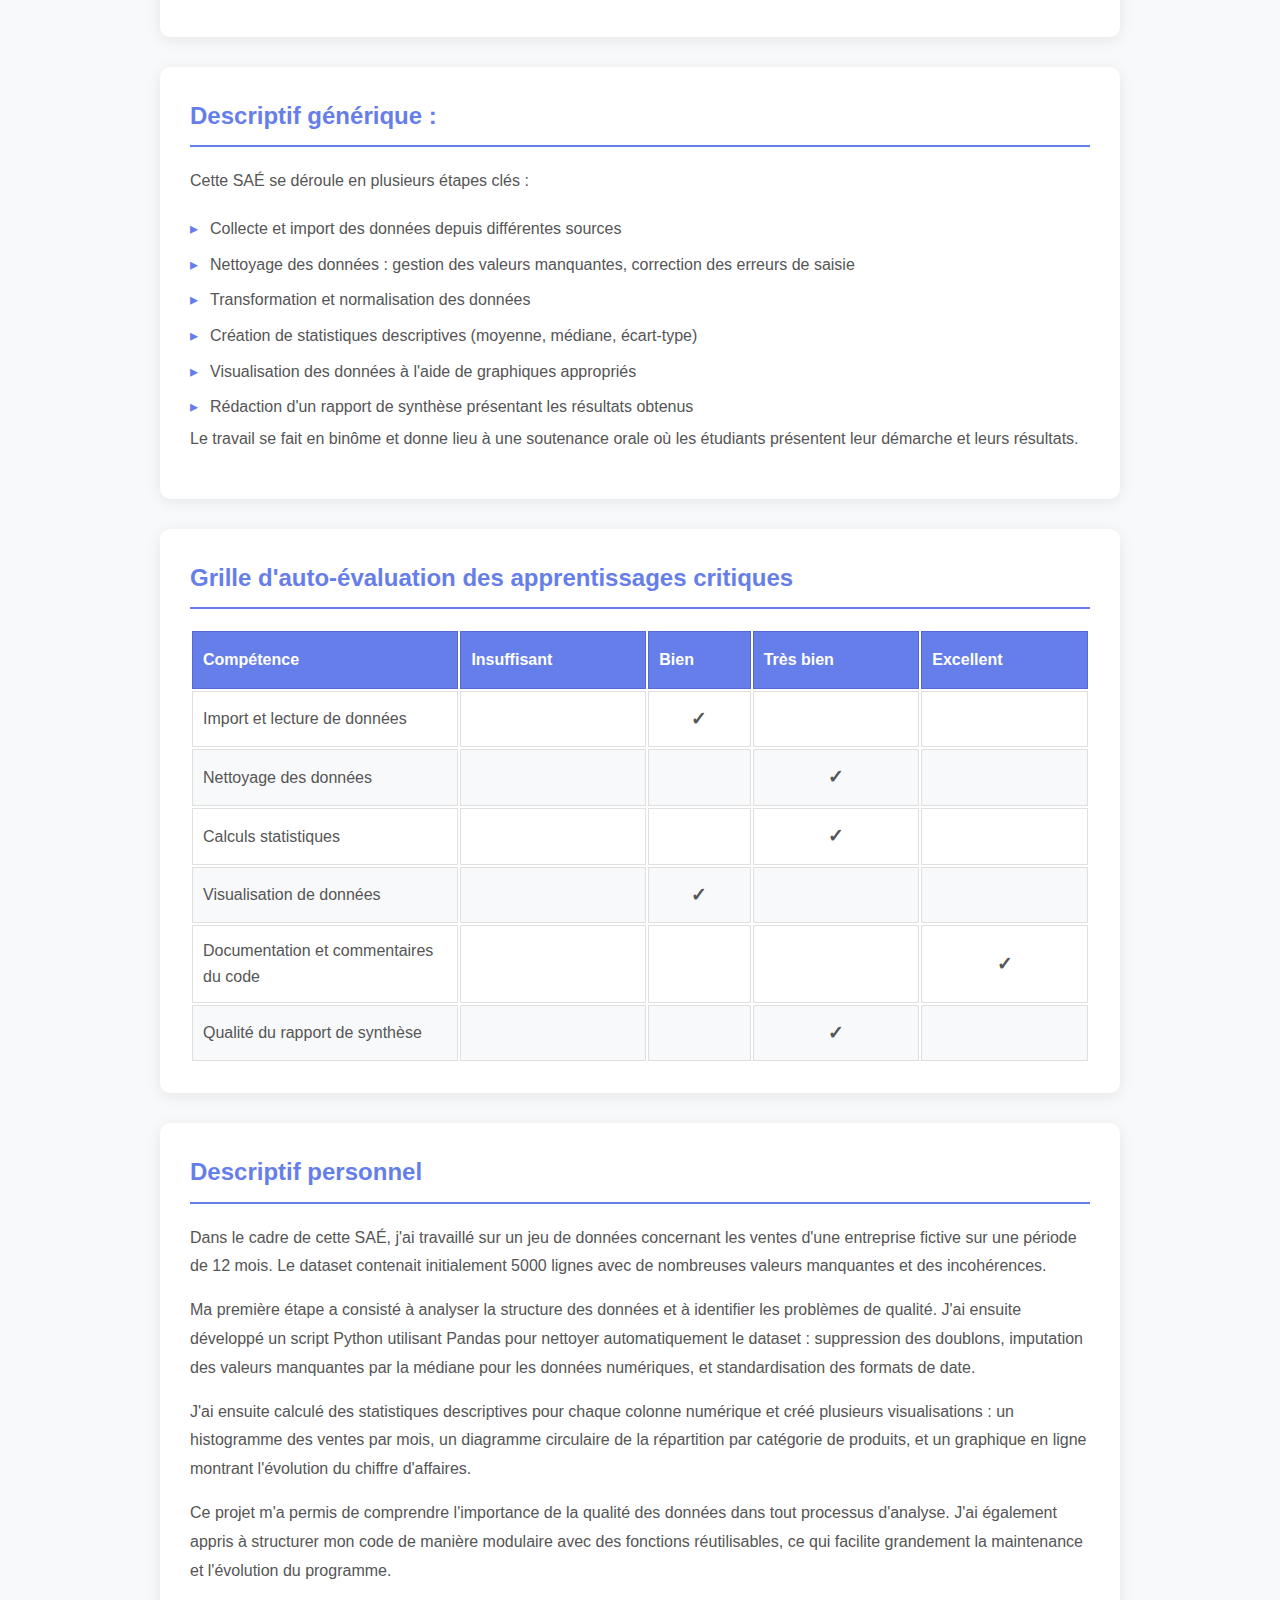
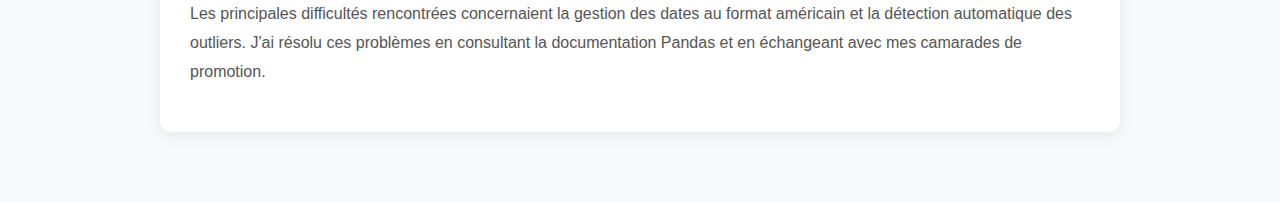
<file: pages/projets/SAE103.html>
<!DOCTYPE html>
<html lang="fr">
<head>
    <meta charset="UTF-8">
    <meta name="viewport" content="width=device-width, initial-scale=1.0">
    <title>SAÉ 1.03 - Préparation et synthèse d'un tableau de données</title>
    
    <style>
        * {
            margin: 0;
            padding: 0;
            box-sizing: border-box;
        }

        body {
            font-family: 'Segoe UI', Tahoma, Geneva, Verdana, sans-serif;
            line-height: 1.6;
            color: #2c3e50;
            background: #f8f9fa;
        }

        /* Navigation */
        .navbar {
            background: linear-gradient(135deg, #667eea 0%, #764ba2 100%);
            box-shadow: 0 2px 10px rgba(0, 0, 0, 0.1);
            position: sticky;
            top: 0;
            z-index: 100;
        }

        .nav-container {
            max-width: 1200px;
            margin: 0 auto;
            padding: 0 20px;
            display: flex;
            justify-content: space-between;
            align-items: center;
            height: 70px;
        }

        .logo {
            color: white;
            font-size: 1.5rem;
            font-weight: 700;
        }

        .nav-links {
            list-style: none;
            display: flex;
            gap: 30px;
        }

        .nav-links a {
            color: white;
            text-decoration: none;
            padding: 8px 16px;
            border-radius: 5px;
            transition: background 0.3s;
        }

        .nav-links a:hover, .nav-links a.active {
            background: rgba(255, 255, 255, 0.2);
        }

        /* Container principal */
        .project-container {
            max-width: 1000px;
            margin: 0 auto;
            padding: 40px 20px;
        }

        /* Titre principal */
        .main-title {
            font-size: 2.5rem;
            color: #2c3e50;
            margin-bottom: 40px;
            text-align: center;
        }

        /* Grille 2x2 avec fusion */
        .info-grid {
            display: grid;
            grid-template-columns: 1fr 1fr;
            grid-template-rows: auto auto;
            gap: 0;
            background: white;
            border-radius: 10px;
            box-shadow: 0 3px 15px rgba(0, 0, 0, 0.08);
            margin-bottom: 30px;
            overflow: hidden;
            border: 1px solid #e0e0e0;
        }

        .grid-item {
            padding: 25px;
            border: 1px solid #e0e0e0;
        }

        .grid-item-title {
            font-weight: 700;
            color: #667eea;
            font-size: 1.1rem;
            margin-bottom: 10px;
        }

        .grid-item-content {
            color: #555;
            font-size: 1rem;
        }

        .grid-item.spanning {
            grid-row: 1 / 3;
        }

        .grid-item ul {
            list-style: none;
            padding-left: 0;
        }

        .grid-item ul li {
            padding: 5px 0 5px 20px;
            position: relative;
            color: #555;
        }

        .grid-item ul li:before {
            content: "•";
            position: absolute;
            left: 0;
            color: #667eea;
            font-weight: bold;
        }

        /* Sections de contenu */
        .content-section {
            background: white;
            padding: 30px;
            border-radius: 10px;
            box-shadow: 0 3px 15px rgba(0, 0, 0, 0.08);
            margin-bottom: 30px;
        }

        .section-title {
            font-size: 1.5rem;
            color: #667eea;
            margin-bottom: 20px;
            padding-bottom: 10px;
            border-bottom: 2px solid #667eea;
        }

        .subsection-title {
            font-size: 1.2rem;
            color: #2c3e50;
            margin-top: 20px;
            margin-bottom: 10px;
            font-weight: 600;
        }

        .subsection-title:first-of-type {
            margin-top: 0;
        }

        .content-text {
            color: #555;
            line-height: 1.8;
            margin-bottom: 15px;
        }

        .content-section ul {
            list-style: none;
            padding-left: 0;
        }

        .content-section ul li {
            padding: 5px 0 5px 20px;
            position: relative;
            color: #555;
        }

        .content-section ul li:before {
            content: "▸";
            position: absolute;
            left: 0;
            color: #667eea;
        }

        /* Tableau d'auto-évaluation */
        .evaluation-table {
            width: 100%;
            border-collapse: collapse;
            margin-top: 20px;
            overflow-x: auto;
            display: block;
        }

        .evaluation-table table {
            width: 100%;
            min-width: 600px;
        }

        .evaluation-table th {
            background: #667eea;
            color: white;
            padding: 15px 10px;
            text-align: left;
            font-weight: 600;
            border: 1px solid #5568d3;
        }

        .evaluation-table th:first-child {
            width: 30%;
        }

        .evaluation-table td {
            padding: 12px 10px;
            border: 1px solid #e0e0e0;
            color: #555;
        }

        .evaluation-table tr:nth-child(even) {
            background: #f8f9fa;
        }

        .evaluation-table tr:hover {
            background: #e8ebf7;
        }

        .check-mark {
            text-align: center;
            font-size: 1.2rem;
            color: #667eea;
            font-weight: bold;
        }

        /* Responsive */
        @media (max-width: 768px) {
            .nav-links {
                display: none;
            }

            .main-title {
                font-size: 1.8rem;
            }

            .info-grid {
                grid-template-columns: 1fr;
                grid-template-rows: auto auto auto;
            }

            .grid-item.spanning {
                grid-row: auto;
            }

            .content-section {
                padding: 20px;
            }

            .section-title {
                font-size: 1.3rem;
            }

            .evaluation-table {
                font-size: 0.9rem;
            }
        }
    </style>
</head>
<body>
    <nav class="navbar">
        <div class="nav-container">
            <div class="logo">Portfolio Data</div>
            <ul class="nav-links">
                <li><a href="../../index.html">Accueil</a></li>
                <li><a href="../about.html">À Propos</a></li>
                <li><a href="../cv.html">CV</a></li>
                <li><a href="../projets.html" class="active">Projets</a></li>
            </ul>
        </div>
    </nav>

    <div class="project-container">
        <h1 class="main-title">SAÉ 1.03 - Préparation et synthèse d'un tableau de données en vue d'une analyse exploratoire simple</h1>

        <!-- Grille 2x2 avec fusion -->
        <div class="info-grid">
            <div class="grid-item">
                <div class="grid-item-title">Compétences ciblées</div>
                <div class="grid-item-content">
                    Réaliser - Développer des applications informatiques simples
                </div>
            </div>

            <div class="grid-item spanning">
                <div class="grid-item-title">Apprentissages critiques</div>
                <ul>
                    <li>Appréhender un problème d'informatisation d'un processus</li>
                    <li>Mettre en place les outils de développement</li>
                    <li>Coder et tester une application</li>
                    <li>Découvrir les bases de la programmation</li>
                    <li>Manipuler des structures de données simples</li>
                </ul>
            </div>

            <div class="grid-item">
                <div class="grid-item-title">Volume horaire</div>
                <div class="grid-item-content">
                    15 heures
                </div>
            </div>
        </div>

        <!-- Ressources mobilisées -->
        <div class="content-section">
            <h2 class="section-title">Ressources mobilisées et combinées :</h2>
            
            <h3 class="subsection-title">Ressources universitaires</h3>
            <p class="content-text">
                Cette SAÉ mobilise les ressources R1.01 (Initiation au développement) et R1.07 (Outils mathématiques pour l'informatique) du programme BUT Informatique.
            </p>

            <h3 class="subsection-title">Technologies utilisées</h3>
            <ul>
                <li>Python 3.x</li>
                <li>Bibliothèques : Pandas, NumPy, Matplotlib</li>
                <li>Jupyter Notebook</li>
                <li>Git pour le versionnement</li>
            </ul>

            <h3 class="subsection-title">Ressources documentaires</h3>
            <ul>
                <li>Documentation officielle Python</li>
                <li>Tutoriels Pandas pour la manipulation de données</li>
                <li>Supports de cours fournis par l'enseignant</li>
                <li>Articles académiques sur l'analyse exploratoire de données</li>
            </ul>
        </div>

        <!-- Objectifs -->
        <div class="content-section">
            <h2 class="section-title">Objectifs et problématique professionnelle</h2>
            <p class="content-text">
                L'objectif de cette SAÉ est d'apprendre à préparer et synthétiser un tableau de données brutes en vue d'une analyse exploratoire. Dans un contexte professionnel, cette compétence est essentielle pour tout data analyst ou développeur amené à travailler avec des données réelles, souvent incomplètes ou mal formatées.
            </p>
            <p class="content-text">
                La problématique consiste à transformer des données brutes issues de sources diverses (fichiers CSV, bases de données) en un format exploitable permettant d'extraire des informations pertinentes et de réaliser des visualisations significatives.
            </p>
        </div>

        <!-- Descriptif générique -->
        <div class="content-section">
            <h2 class="section-title">Descriptif générique :</h2>
            <p class="content-text">
                Cette SAÉ se déroule en plusieurs étapes clés :
            </p>
            <ul>
                <li>Collecte et import des données depuis différentes sources</li>
                <li>Nettoyage des données : gestion des valeurs manquantes, correction des erreurs de saisie</li>
                <li>Transformation et normalisation des données</li>
                <li>Création de statistiques descriptives (moyenne, médiane, écart-type)</li>
                <li>Visualisation des données à l'aide de graphiques appropriés</li>
                <li>Rédaction d'un rapport de synthèse présentant les résultats obtenus</li>
            </ul>
            <p class="content-text">
                Le travail se fait en binôme et donne lieu à une soutenance orale où les étudiants présentent leur démarche et leurs résultats.
            </p>
        </div>

        <!-- Grille d'auto-évaluation -->
        <div class="content-section">
            <h2 class="section-title">Grille d'auto-évaluation des apprentissages critiques</h2>
            <div class="evaluation-table">
                <table>
                    <thead>
                        <tr>
                            <th>Compétence</th>
                            <th>Insuffisant</th>
                            <th>Bien</th>
                            <th>Très bien</th>
                            <th>Excellent</th>
                        </tr>
                    </thead>
                    <tbody>
                        <tr>
                            <td>Import et lecture de données</td>
                            <td></td>
                            <td class="check-mark">✓</td>
                            <td></td>
                            <td></td>
                        </tr>
                        <tr>
                            <td>Nettoyage des données</td>
                            <td></td>
                            <td></td>
                            <td class="check-mark">✓</td>
                            <td></td>
                        </tr>
                        <tr>
                            <td>Calculs statistiques</td>
                            <td></td>
                            <td></td>
                            <td class="check-mark">✓</td>
                            <td></td>
                        </tr>
                        <tr>
                            <td>Visualisation de données</td>
                            <td></td>
                            <td class="check-mark">✓</td>
                            <td></td>
                            <td></td>
                        </tr>
                        <tr>
                            <td>Documentation et commentaires du code</td>
                            <td></td>
                            <td></td>
                            <td></td>
                            <td class="check-mark">✓</td>
                        </tr>
                        <tr>
                            <td>Qualité du rapport de synthèse</td>
                            <td></td>
                            <td></td>
                            <td class="check-mark">✓</td>
                            <td></td>
                        </tr>
                    </tbody>
                </table>
            </div>
        </div>

        <!-- Descriptif personnel -->
        <div class="content-section">
            <h2 class="section-title">Descriptif personnel</h2>
            <p class="content-text">
                Dans le cadre de cette SAÉ, j'ai travaillé sur un jeu de données concernant les ventes d'une entreprise fictive sur une période de 12 mois. Le dataset contenait initialement 5000 lignes avec de nombreuses valeurs manquantes et des incohérences.
            </p>
            <p class="content-text">
                Ma première étape a consisté à analyser la structure des données et à identifier les problèmes de qualité. J'ai ensuite développé un script Python utilisant Pandas pour nettoyer automatiquement le dataset : suppression des doublons, imputation des valeurs manquantes par la médiane pour les données numériques, et standardisation des formats de date.
            </p>
            <p class="content-text">
                J'ai ensuite calculé des statistiques descriptives pour chaque colonne numérique et créé plusieurs visualisations : un histogramme des ventes par mois, un diagramme circulaire de la répartition par catégorie de produits, et un graphique en ligne montrant l'évolution du chiffre d'affaires.
            </p>
            <p class="content-text">
                Ce projet m'a permis de comprendre l'importance de la qualité des données dans tout processus d'analyse. J'ai également appris à structurer mon code de manière modulaire avec des fonctions réutilisables, ce qui facilite grandement la maintenance et l'évolution du programme.
            </p>
            <p class="content-text">
                Les principales difficultés rencontrées concernaient la gestion des dates au format américain et la détection automatique des outliers. J'ai résolu ces problèmes en consultant la documentation Pandas et en échangeant avec mes camarades de promotion.
            </p>
        </div>
    </div>
</body>
</html>
</file>
<file: styles/style.css>
*
{
	margin: 0;
	padding: 0;
	box-sizing: border-box;
}

body
{
	font-family: 'Segoe UI', Tahoma, Geneva, Verdana, sans-serif;
	line-height: 1.6;
	color: #2c3e50;
	background: #f8f9fa;
}

.container
{
	max-width: 1200px;
	margin: 0 auto;
	padding: 0 20px;
}

/* Navigation */
.navbar
{
	background: linear-gradient(135deg, #667eea 0%, #764ba2 100%);
	box-shadow: 0 2px 10px rgba(0, 0, 0, 0.1);
	position: sticky;
	top: 0;
	z-index: 100;
}

.nav-container
{
	max-width: 1200px;
	margin: 0 auto;
	padding: 0 20px;
	display: flex;
	justify-content: space-between;
	align-items: center;
	height: 70px;
	position: relative;
}

.logo
{
	color: white;
	font-size: 1.5rem;
	font-weight: 700;
	z-index: 101;
}

/* Menu burger */
.burger-menu
{
	display: none;
	flex-direction: column;
	cursor: pointer;
	z-index: 101;
	background: none;
	border: none;
	padding: 5px;
}

.burger-line
{
	width: 25px;
	height: 3px;
	background: white;
	margin: 3px 0;
	transition: all 0.3s ease;
	border-radius: 3px;
}

.burger-menu.active .burger-line:nth-child(1)
{
	transform: rotate(45deg) translate(8px, 8px);
}

.burger-menu.active .burger-line:nth-child(2)
{
	opacity: 0;
}

.burger-menu.active .burger-line:nth-child(3)
{
	transform: rotate(-45deg) translate(7px, -7px);
}

/* Navigation links */
.nav-links
{
	list-style: none;
	display: flex;
	gap: 30px;
	transition: all 0.3s ease;
}

.nav-links a
{
	color: white;
	text-decoration: none;
	padding: 8px 16px;
	border-radius: 5px;
	transition: background 0.3s;
}

.nav-links a:hover,.nav-links a.active
{
	background: rgba(255, 255, 255, 0.2);
}

/* Hero section (page d'accueil) */
.hero
{
	min-height: calc(100vh - 70px);
	display: flex;
	align-items: center;
	padding: 60px 0;
}

.hero-content
{
	text-align: center;
	margin-bottom: 50px;
}

.hero h1
{
	font-size: 2.8rem;
	color: #2c3e50;
	margin-bottom: 15px;
}

.hero-subtitle
{
	font-size: 1.4rem;
	color: #667eea;
	margin-bottom: 20px;
	font-weight: 500;
}

.hero-description
{
	font-size: 1.1rem;
	color: #555;
	max-width: 700px;
	margin: 0 auto 30px;
}

.hero-buttons
{
	display: flex;
	gap: 15px;
	justify-content: center;
	margin-top: 30px;
}

.btn
{
	padding: 12px 30px;
	border-radius: 5px;
	text-decoration: none;
	font-weight: 600;
	transition: all 0.3s;
	display: inline-block;
	border: none;
	cursor: pointer;
}

.btn-primary
{
	background: #667eea;
	color: white;
}

.btn-primary:hover
{
	background: #5568d3;
	transform: translateY(-2px);
}

.btn-secondary
{
	background: white;
	color: #667eea;
	border: 2px solid #667eea;
}

.btn-secondary:hover
{
	background: #667eea;
	color: white;
}

.hero-stats
{
	display: grid;
	grid-template-columns: repeat(auto-fit, minmax(200px, 1fr));
	gap: 20px;
	margin-top: 50px;
}

.stat-card
{
	background: white;
	padding: 30px;
	border-radius: 10px;
	box-shadow: 0 3px 10px rgba(0, 0, 0, 0.1);
	text-align: center;
}

.stat-card h3
{
	color: #667eea;
	font-size: 1.5rem;
	margin-bottom: 10px;
}

.stat-card p
{
	color: #666;
}

/* Page À propos */
.about-section
{
	padding: 60px 0;
	min-height: calc(100vh - 70px);
}

.about-section h1
{
	font-size: 2.5rem;
	color: #2c3e50;
	margin-bottom: 40px;
	text-align: center;
}

.about-grid
{
	display: grid;
	grid-template-columns: 1fr 2fr;
	gap: 50px;
	align-items: start;
	margin-top: 40px;
}

.about-image
{
	display: flex;
	justify-content: center;
}

.profile-placeholder
{
	width: 300px;
	height: 300px;
	border-radius: 50%;
	background: linear-gradient(135deg, #667eea 0%, #764ba2 100%);
	box-shadow: 0 10px 30px rgba(102, 126, 234, 0.3);
}

.about-text h2
{
	color: #667eea;
	margin-bottom: 20px;
	font-size: 1.8rem;
}

.about-text p
{
	margin-bottom: 20px;
	font-size: 1.05rem;
	line-height: 1.8;
	color: #555;
}

.about-text h3
{
	color: #2c3e50;
	margin: 30px 0 15px;
	font-size: 1.3rem;
}

.passion-list
{
	list-style: none;
	padding: 0;
}

.passion-list li
{
	padding: 10px 0;
	font-size: 1.05rem;
	color: #555;
}

/* Page CV */
.cv-section
{
	padding: 60px 0;
	min-height: calc(100vh - 70px);
}

.cv-section h1
{
	font-size: 2.5rem;
	color: #2c3e50;
	margin-bottom: 40px;
	text-align: center;
}

.cv-block
{
	background: white;
	padding: 40px;
	border-radius: 10px;
	box-shadow: 0 3px 15px rgba(0, 0, 0, 0.08);
	margin-bottom: 40px;
}

.cv-block h2
{
	color: #667eea;
	font-size: 1.8rem;
	margin-bottom: 30px;
	padding-bottom: 15px;
	border-bottom: 3px solid #667eea;
}

.cv-item
{
	margin-bottom: 35px;
	padding-bottom: 35px;
	border-bottom: 1px solid #e0e0e0;
}

.cv-item:last-child
{
	border-bottom: none;
	margin-bottom: 0;
	padding-bottom: 0;
}

.cv-header
{
	display: flex;
	justify-content: space-between;
	align-items: center;
	margin-bottom: 10px;
}

.cv-header h3
{
	color: #2c3e50;
	font-size: 1.3rem;
}

.cv-date
{
	color: #667eea;
	font-weight: 600;
	font-size: 0.95rem;
}

.cv-location
{
	color: #666;
	font-style: italic;
	margin-bottom: 8px;
}

.cv-details
{
	color: #555;
	margin-bottom: 15px;
}

.cv-list
{
	list-style: none;
	padding-left: 0;
}

.cv-list li
{
	padding: 5px 0 5px 25px;
	position: relative;
	color: #555;
}

.cv-list li:before
{
	content: "▸";
	position: absolute;
	left: 0;
	color: #667eea;
}

/* Compétences */
.skills-grid
{
	display: grid;
	grid-template-columns: repeat(auto-fit, minmax(250px, 1fr));
	gap: 30px;
}

.skill-category h3
{
	color: #2c3e50;
	font-size: 1.2rem;
	margin-bottom: 15px;
}

.skills-tags
{
	display: flex;
	flex-wrap: wrap;
	gap: 10px;
}

.skill-tag
{
	background: #e8ebf7;
	color: #667eea;
	padding: 8px 16px;
	border-radius: 20px;
	font-size: 0.9rem;
	font-weight: 500;
}

.cv-download
{
	text-align: center;
	margin-top: 40px;
}

/* Page Projets */
.projects-section
{
	padding: 60px 0;
	min-height: calc(100vh - 70px);
}

.projects-section h1
{
	font-size: 2.5rem;
	color: #2c3e50;
	margin-bottom: 15px;
	text-align: center;
}

.section-intro
{
	text-align: center;
	color: #666;
	font-size: 1.1rem;
	margin-bottom: 40px;
}

.filters
{
	display: flex;
	flex-wrap: wrap;
	gap: 15px;
	justify-content: center;
	margin-bottom: 50px;
}

.filter-btn
{
	padding: 10px 25px;
	border: 2px solid #667eea;
	background: white;
	color: #667eea;
	border-radius: 25px;
	cursor: pointer;
	font-size: 1rem;
	font-weight: 600;
	transition: all 0.3s;
}

.filter-btn:hover
{
	background: #667eea;
	color: white;
	transform: translateY(-2px);
}

.filter-btn.active
{
	background: #667eea;
	color: white;
}

.projects-grid
{
	display: grid;
	grid-template-columns: repeat(auto-fill, minmax(320px, 1fr));
	gap: 30px;
}

.project-card
{
	background: white;
	border-radius: 10px;
	overflow: hidden;
	box-shadow: 0 3px 15px rgba(0, 0, 0, 0.1);
	transition: all 0.3s;
	opacity: 1;
	transform: scale(1);
}

.project-card:hover
{
	transform: translateY(-8px);
	box-shadow: 0 8px 25px rgba(0, 0, 0, 0.15);
}

.project-card.hidden
{
	display: none;
}

.project-image
{
	width: 100%;
	height: 200px;
	background: linear-gradient(135deg, #667eea 0%, #764ba2 100%);
	display: flex;
	align-items: center;
	justify-content: center;
	color: white;
	font-size: 3rem;
}

.project-content
{
	padding: 25px;
}

.project-title
{
	color: #2c3e50;
	font-size: 1.4rem;
	margin-bottom: 15px;
}

.project-tags
{
	display: flex;
	flex-wrap: wrap;
	gap: 8px;
	margin-bottom: 15px;
}

.project-tag
{
	background: #e8ebf7;
	color: #667eea;
	padding: 5px 12px;
	border-radius: 15px;
	font-size: 0.85rem;
	font-weight: 500;
}

.project-description
{
	color: #666;
	margin-bottom: 20px;
	line-height: 1.6;
}

.project-tech
{
	color: #888;
	font-size: 0.9rem;
	margin-bottom: 15px;
}

.project-link
{
	color: #667eea;
	text-decoration: none;
	font-weight: 600;
	transition: color 0.3s;
}

.project-link:hover
{
	color: #5568d3;
	text-decoration: underline;
}

.skills-section
{
	padding: 80px 0;
	background: white;
}

.skills-section h2
{
	text-align: center;
	font-size: 2.5rem;
	color: #2c3e50;
	margin-bottom: 20px;
}

.skills-intro
{
	text-align: center;
	color: #666;
	font-size: 1.1rem;
	margin-bottom: 60px;
	max-width: 700px;
	margin-left: auto;
	margin-right: auto;
}

.skills-categories
{
	display: grid;
	grid-template-columns: repeat(auto-fit, minmax(300px, 1fr));
	gap: 40px;
	margin-bottom: 60px;
}

.skill-category
{
	background: #f8f9fa;
	padding: 30px;
	border-radius: 10px;
	box-shadow: 0 3px 15px rgba(0,0,0,0.08);
	transition: transform 0.3s;
}

.skill-category:hover
{
	transform: translateY(-5px);
	box-shadow: 0 5px 20px rgba(102, 126, 234, 0.2);
}

.skill-category-icon
{
	font-size: 3rem;
	margin-bottom: 20px;
}

.skill-category h3
{
	color: #667eea;
	font-size: 1.5rem;
	margin-bottom: 20px;
}

.skill-items
{
	display: flex;
	flex-wrap: wrap;
	gap: 10px;
}

.skill-badge
{
	background: white;
	color: #667eea;
	padding: 8px 16px;
	border-radius: 20px;
	font-size: 0.9rem;
	border: 2px solid #e8ebf7;
	font-weight: 500;
}

.values-section
{
	padding: 60px 0;
	background: linear-gradient(135deg, #667eea 0%, #764ba2 100%);
	color: white;
}

.values-section h2
{
	text-align: center;
	font-size: 2.2rem;
	margin-bottom: 50px;
	color: white;
}

.values-grid
{
	display: grid;
	grid-template-columns: repeat(auto-fit, minmax(250px, 1fr));
	gap: 30px;
}

.value-card
{
	background: rgba(255, 255, 255, 0.1);
	backdrop-filter: blur(10px);
	padding: 30px;
	border-radius: 10px;
	border: 1px solid rgba(255, 255, 255, 0.2);
	transition: all 0.3s;
}

.value-card:hover
{
	background: rgba(255, 255, 255, 0.15);
	transform: translateY(-5px);
}

.value-icon
{
	font-size: 2.5rem;
	margin-bottom: 15px;
}

.value-card h3
{
	font-size: 1.3rem;
	margin-bottom: 10px;
	color: white;
}

.value-card p
{
	font-size: 1rem;
	line-height: 1.6;
	color: rgba(255, 255, 255, 0.9);
}

.cta-section
{
	padding: 80px 0;
	text-align: center;
	background: #f8f9fa;
}

.cta-section h2
{
	font-size: 2.3rem;
	color: #2c3e50;
	margin-bottom: 20px;
}

.cta-section p
{
	font-size: 1.2rem;
	color: #666;
	margin-bottom: 40px;
	max-width: 600px;
	margin-left: auto;
	margin-right: auto;
}

.cta-buttons
{
	display: flex;
	gap: 20px;
	justify-content: center;
	flex-wrap: wrap;
}

/* Responsive Mobile */
@media (max-width: 768px)
{
	/* Afficher le menu burger */
	.burger-menu
	{
		display: flex;
	}

	/* Overlay flouté pour le fond */
	body::before
	{
		content: '';
		position: fixed;
		top: 0;
		left: 0;
		width: 100%;
		height: 100%;
		background: rgba(0, 0, 0, 0.5);
		backdrop-filter: blur(8px);
		-webkit-backdrop-filter: blur(8px);
		opacity: 0;
		visibility: hidden;
		transition: opacity 0.3s ease, visibility 0.3s ease;
		z-index: 99;
	}

	body.menu-open::before
	{
		opacity: 1;
		visibility: visible;
	}

	body.menu-open
	{
		overflow: hidden;
	}

	/* Menu mobile pleine page */
	.nav-links
	{
		position: fixed;
		left: 100%;
		top: 0;
		flex-direction: column;
		background: linear-gradient(135deg, #667eea 0%, #764ba2 100%);
		width: 100%;
		height: 100vh;
		text-align: center;
		transition: left 0.4s ease;
		box-shadow: -5px 0 20px rgba(0, 0, 0, 0.3);
		padding: 0;
		gap: 0;
		justify-content: center;
		align-items: center;
		z-index: 100;
	}

	.nav-links.active
	{
		left: 0;
	}

	.nav-links li
	{
		margin: 0;
		width: 100%;
		opacity: 0;
		transform: translateX(50px);
		animation: slideIn 0.4s ease forwards;
	}

	.nav-links.active li:nth-child(1)
	{
		animation-delay: 0.1s;
	}

	.nav-links.active li:nth-child(2)
	{
		animation-delay: 0.2s;
	}

	.nav-links.active li:nth-child(3)
	{
		animation-delay: 0.3s;
	}

	.nav-links.active li:nth-child(4)
	{
		animation-delay: 0.4s;
	}

	@keyframes slideIn
	{
		to
		{
			opacity: 1;
			transform: translateX(0);
		}
	}

	.nav-links a
	{
		display: block;
		padding: 25px;
		font-size: 1.5rem;
		font-weight: 600;
		width: 100%;
	}

	.nav-links a:hover
	{
		background: rgba(255, 255, 255, 0.15);
		transform: scale(1.05);
	}

	/* Hero section */
	.hero h1
	{
		font-size: 1.8rem;
	}

	.hero-subtitle
	{
		font-size: 1.1rem;
	}

	.hero-description
	{
		font-size: 1rem;
	}

	.hero-buttons
	{
		flex-direction: column;
		align-items: center;
	}

	.btn
	{
		width: 100%;
		max-width: 300px;
	}

	.hero-stats
	{
		grid-template-columns: 1fr;
	}

	/* About section */
	.about-grid
	{
		grid-template-columns: 1fr;
		text-align: center;
		gap: 30px;
	}

	.profile-placeholder
	{
		width: 200px;
		height: 200px;
	}

	/* CV section */
	.cv-block
	{
		padding: 25px 20px;
	}

	.cv-header
	{
		flex-direction: column;
		align-items: flex-start;
		gap: 5px;
	}

	.cv-block h2
	{
		font-size: 1.5rem;
	}

	/* Projects */
	.projects-grid
	{
		grid-template-columns: 1fr;
	}

	.filters
	{
		gap: 10px;
	}

	.filter-btn
	{
		padding: 8px 20px;
		font-size: 0.9rem;
	}

	.projects-section h1,.about-section h1,.cv-section h1
	{
		font-size: 2rem;
	}

	.skills-section h2,.values-section h2,.cta-section h2
	{
		font-size: 1.8rem;
	}

	.skills-categories
	{
		grid-template-columns: 1fr;
	}

	.values-grid
	{
		grid-template-columns: 1fr;
	}
}

/* Responsive Tablette */
@media (max-width: 1024px) and (min-width: 769px)
{
	.about-grid
	{
		grid-template-columns: 1fr 1.5fr;
		gap: 30px;
	}

	.profile-placeholder
	{
		width: 250px;
		height: 250px;
	}

	.projects-grid
	{
		grid-template-columns: repeat(auto-fill, minmax(280px, 1fr));
	}
}
</file>
